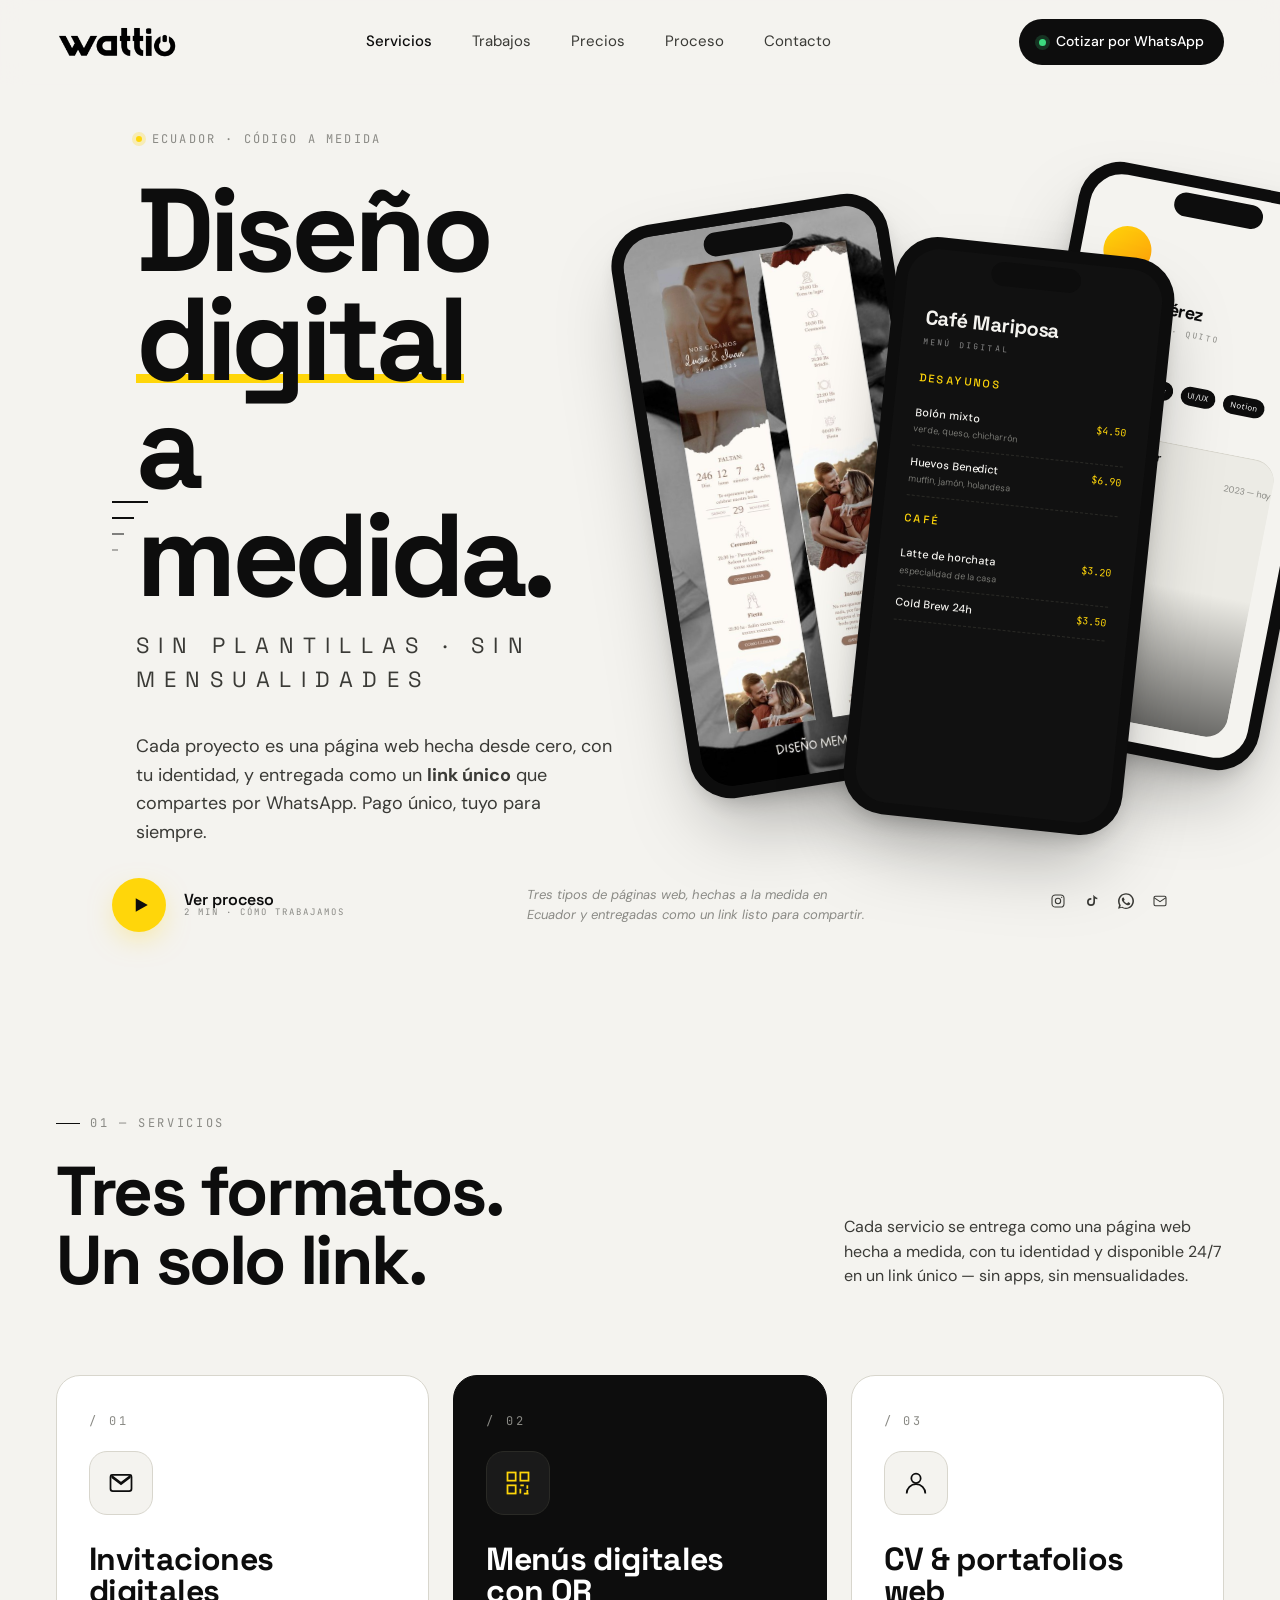
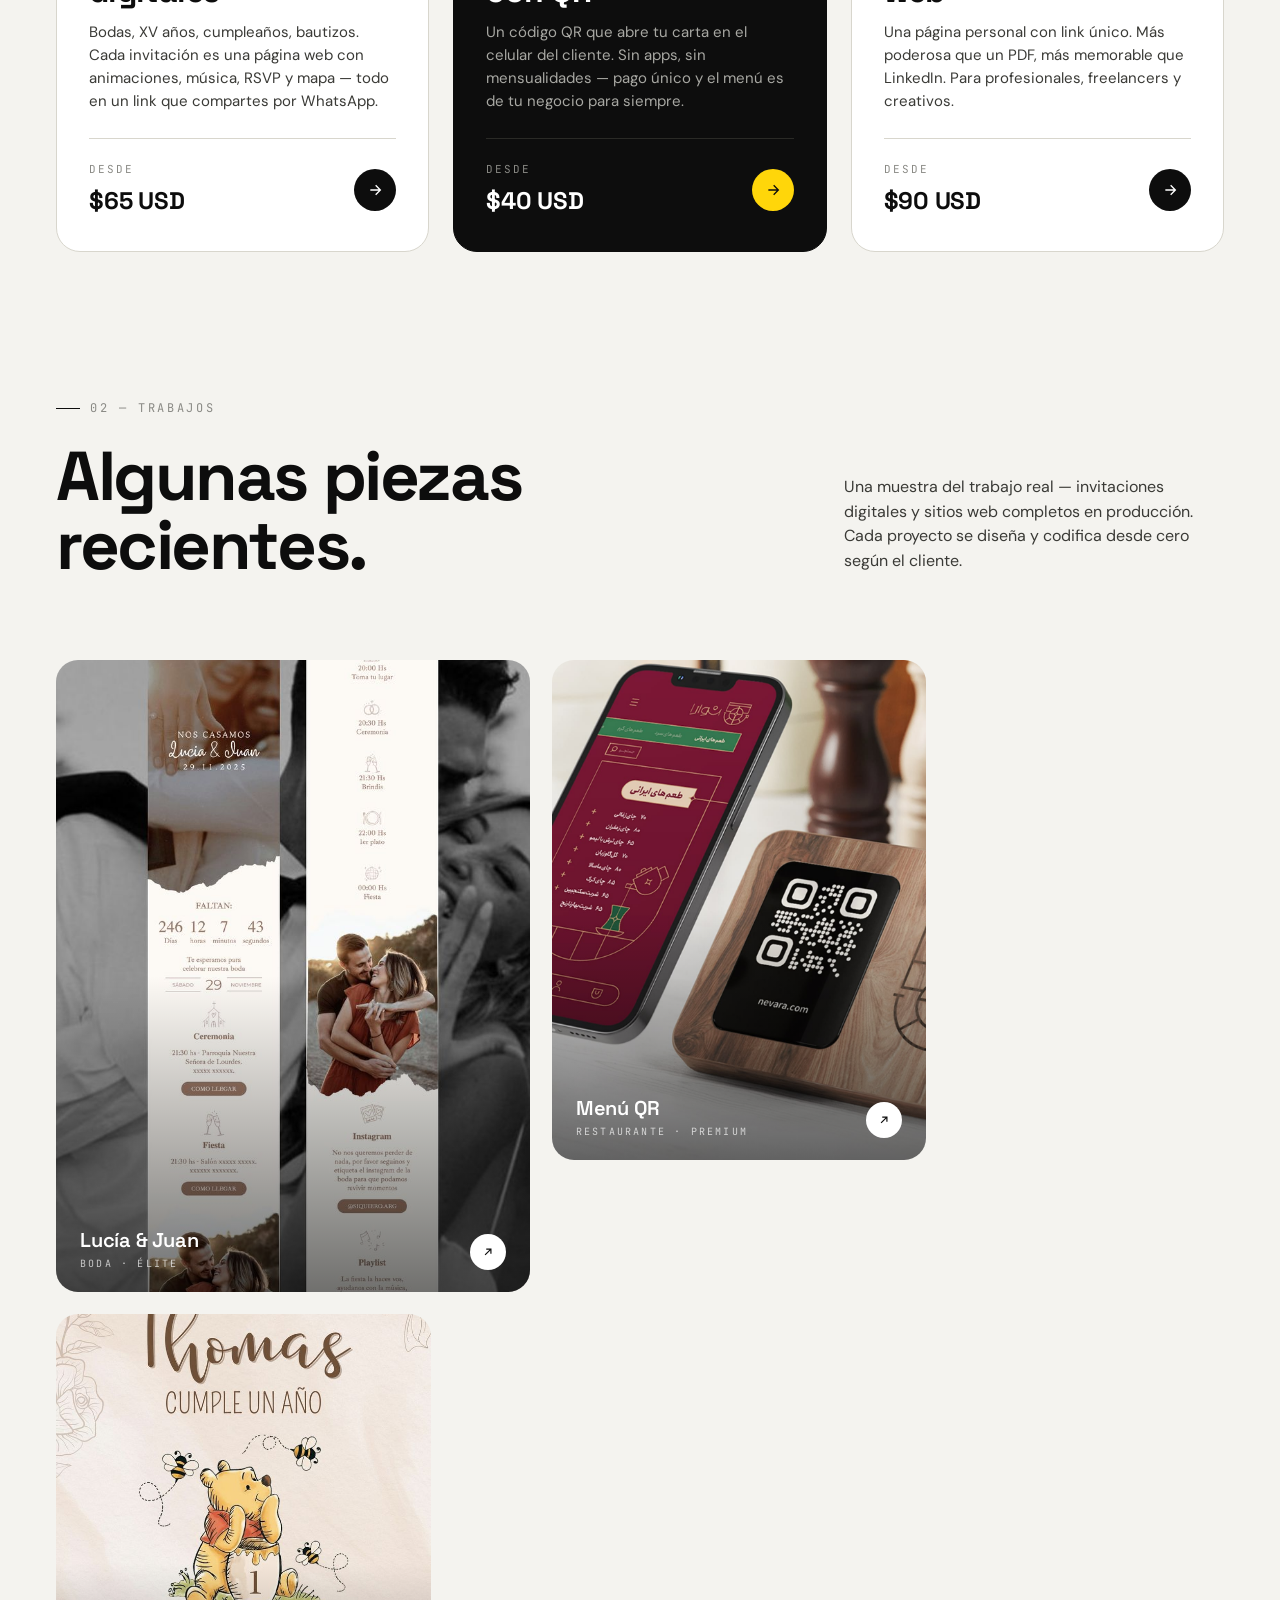
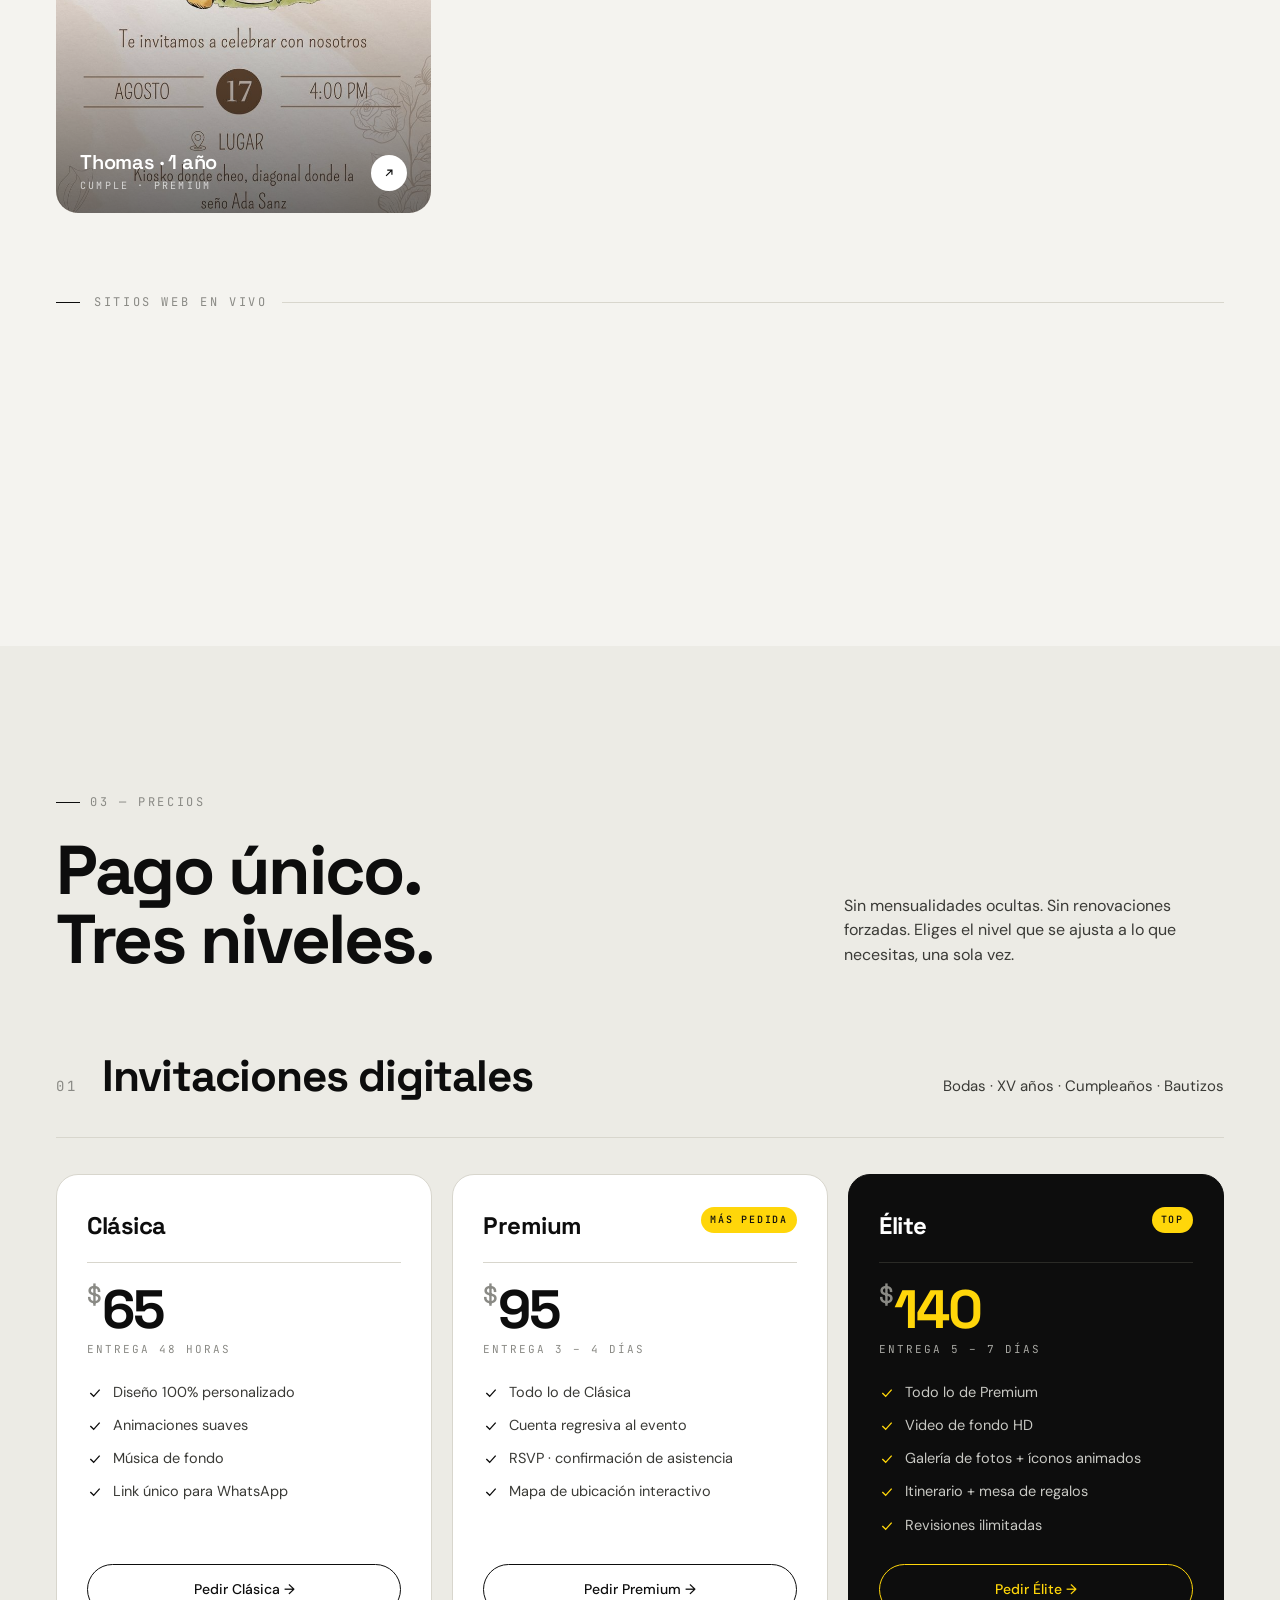
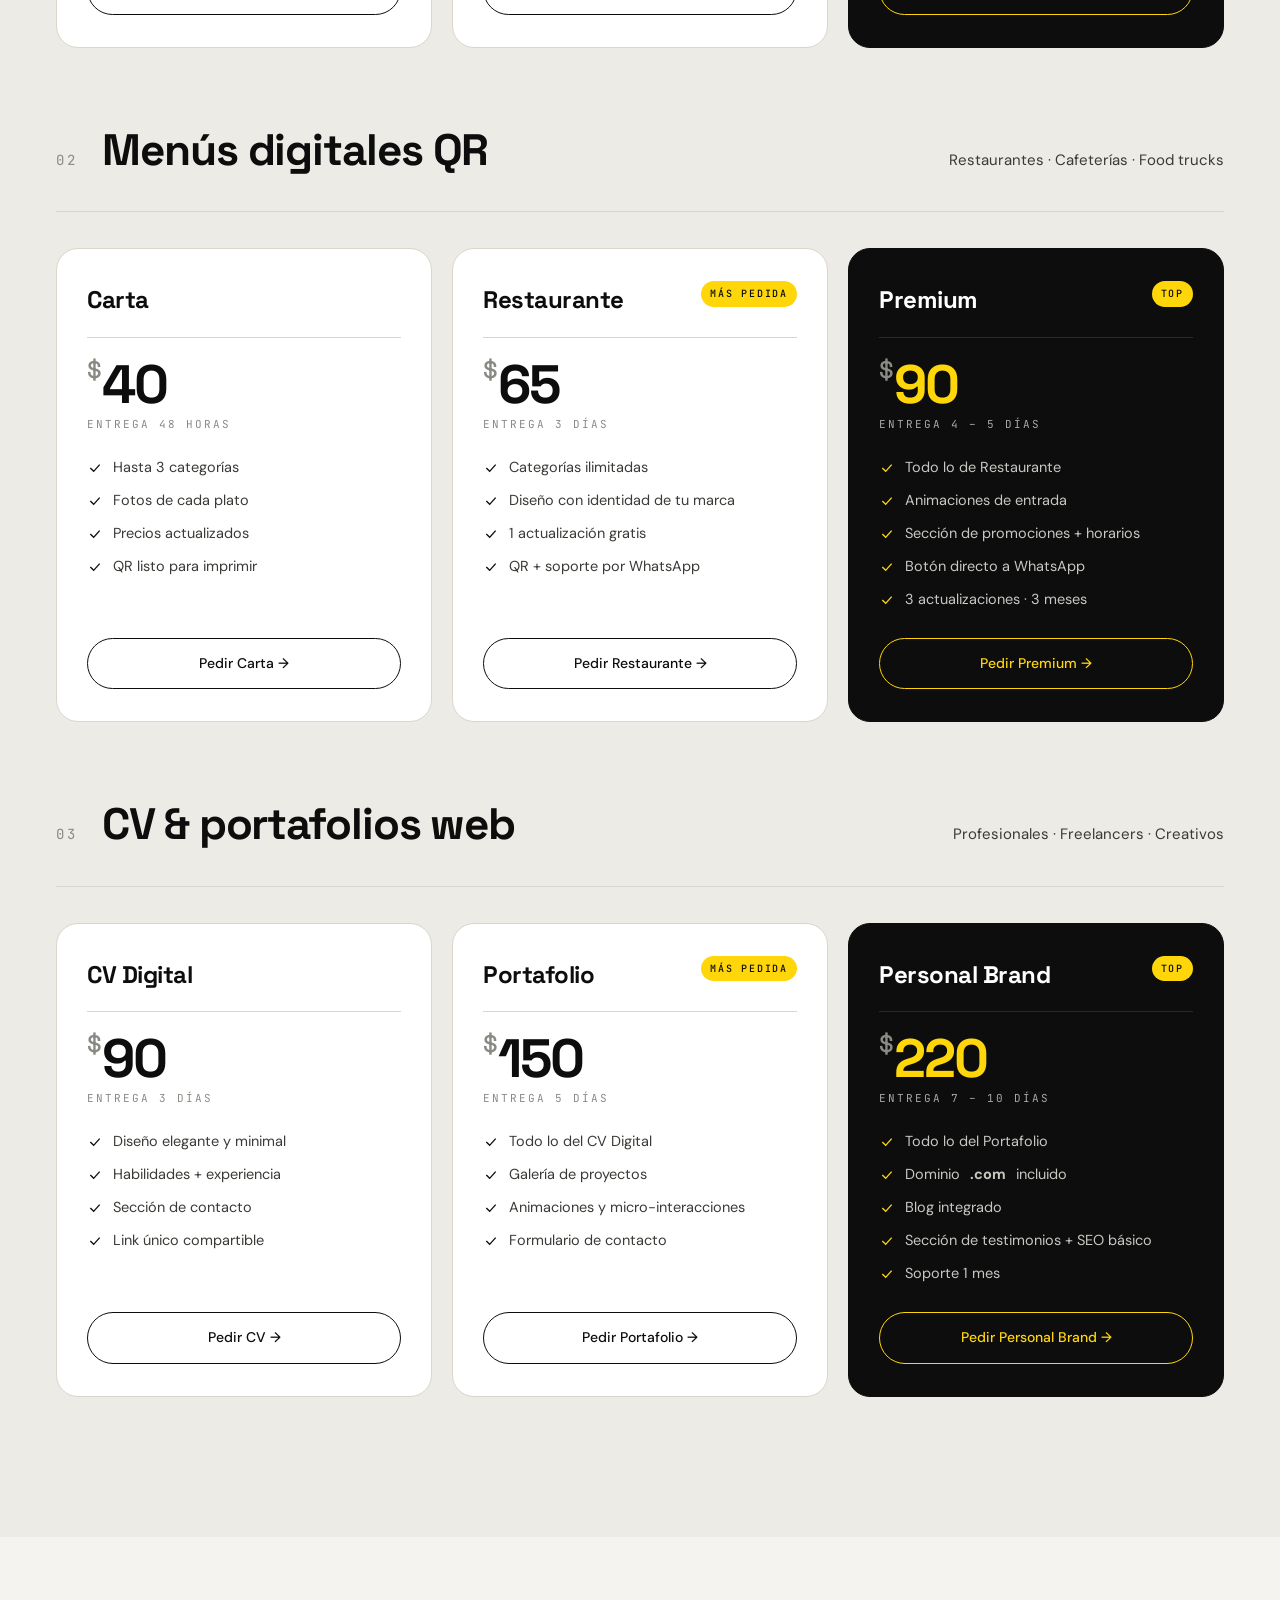
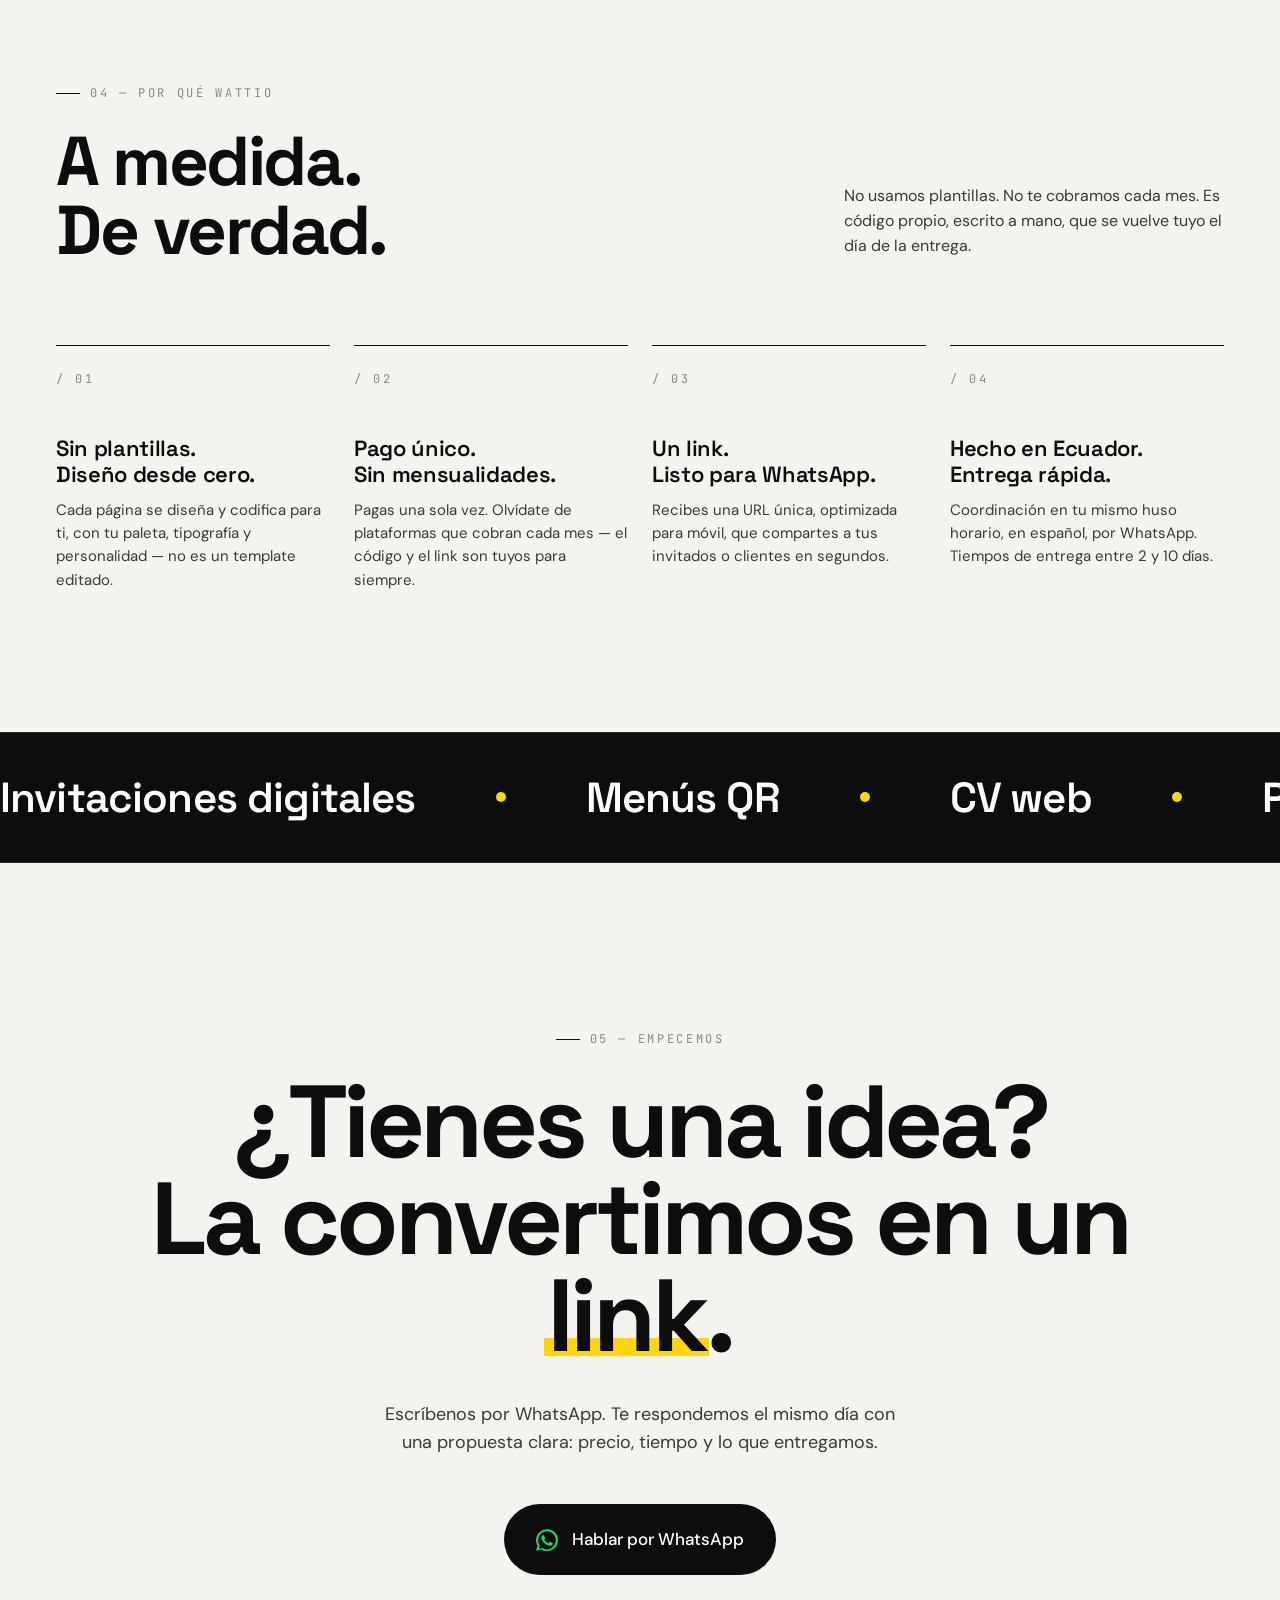
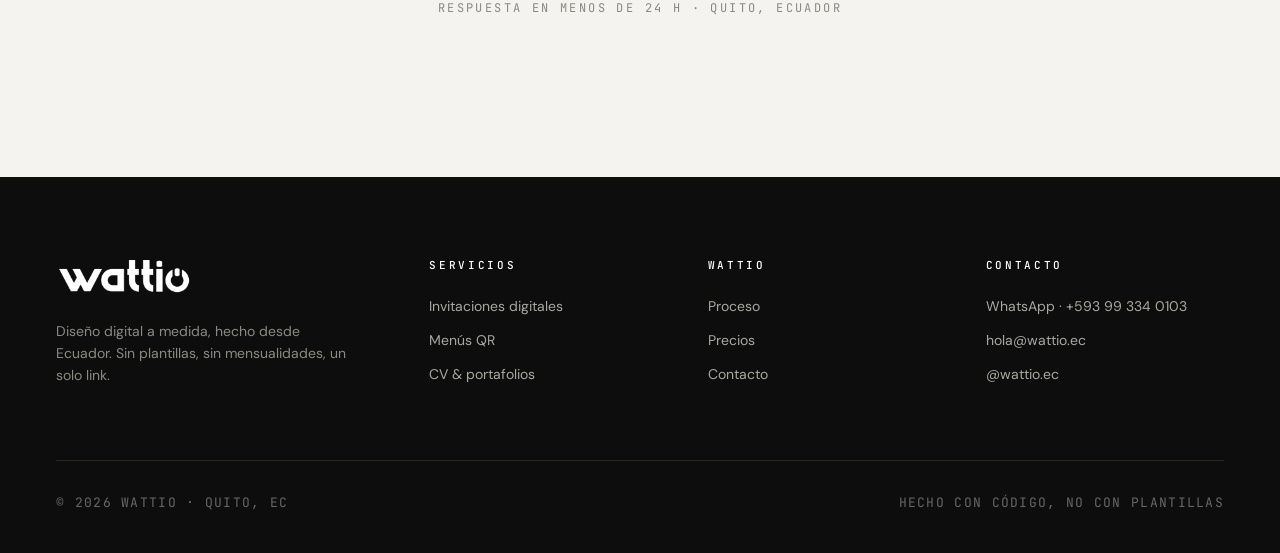
<file: index.html>
<!doctype html>
<html lang="es">
<head>
<meta charset="utf-8" />
<meta name="viewport" content="width=device-width, initial-scale=1" />
<title>wattio — Diseño digital a medida</title>
<link rel="preconnect" href="https://fonts.googleapis.com" />
<link rel="preconnect" href="https://fonts.gstatic.com" crossorigin />
<link href="https://fonts.googleapis.com/css2?family=Space+Grotesk:wght@400;500;600;700&family=DM+Sans:wght@400;500;600;700&family=JetBrains+Mono:wght@400;500&display=swap" rel="stylesheet" />
<style>
  :root{
    --bg:#f4f3ef;
    --bg-soft:#ecebe5;
    --ink:#0d0d0d;
    --ink-2:#3a3a36;
    --muted:#8a8a85;
    --line:#d8d6cd;
    --accent:#FFD60A;
    --accent-ink:#0d0d0d;
    --card:#ffffff;
    --shadow: 0 30px 80px -30px rgba(0,0,0,.18);
  }
  *{box-sizing:border-box}
  html,body{margin:0;padding:0}
  body{
    background:var(--bg);
    color:var(--ink);
    font-family:'DM Sans', system-ui, sans-serif;
    font-size:16px;
    line-height:1.55;
    -webkit-font-smoothing:antialiased;
    overflow-x:hidden;
  }
  a{color:inherit;text-decoration:none}
  img{max-width:100%;display:block}

  .wrap{max-width:1360px;margin:0 auto;padding:0 56px}

  /* ---------- NAV ---------- */
  .nav{
    position:sticky; top:0; z-index:40;
    background:rgba(244,243,239,.85);
    backdrop-filter:saturate(140%) blur(12px);
    border-bottom:1px solid transparent;
    transition:border-color .2s ease;
  }
  .nav.scrolled{border-bottom-color:var(--line)}
  .nav-inner{
    display:flex;align-items:center;justify-content:space-between;
    height:84px;
  }
  .logo{
    display:inline-block;
    line-height:0;
  }
  .logo img{height:34px;width:auto;display:block}
  .nav .logo img{height:34px}
  .foot-brand .logo img{height:38px;filter:invert(1) brightness(1.1)}
  .nav-links{display:flex;gap:40px;align-items:center;font-size:15px;color:var(--ink-2)}
  .nav-links a{position:relative;transition:color .15s}
  .nav-links a:hover{color:var(--ink)}
  .nav-links a.active{color:var(--ink);font-weight:500}
  .nav-cta{
    display:inline-flex;align-items:center;gap:10px;
    background:var(--ink);color:#fff;
    padding:12px 20px;border-radius:999px;
    font-size:14px;font-weight:500;
    transition:transform .15s ease, background .15s ease;
  }
  .nav-cta:hover{background:#222;transform:translateY(-1px)}
  .nav-cta .dot{width:7px;height:7px;background:#3CDB7F;border-radius:50%;box-shadow:0 0 0 4px rgba(60,219,127,.18)}

  /* ---------- HERO ---------- */
  .hero{
    position:relative;
    min-height:calc(100vh - 84px);
    padding:40px 0 80px;
    display:grid;
    grid-template-columns: 1.05fr 1fr;
    align-items:center;
    gap:40px;
  }
  .hero-side{
    position:absolute; left:56px; top:50%; transform:translateY(-50%);
    display:flex;flex-direction:column;gap:14px;
    z-index:2;
  }
  .hero-side .bar{width:36px;height:2px;background:var(--ink)}
  .hero-side .bar:nth-child(2){width:22px}
  .hero-side .bar:nth-child(3){width:12px;opacity:.5}
  .hero-side .bar:nth-child(4){width:6px;opacity:.3}

  .hero-text{padding-left:80px; position:relative; z-index:2;}
  .hero-kicker{
    font-family:'JetBrains Mono', monospace;
    font-size:12px;letter-spacing:.18em;text-transform:uppercase;
    color:var(--muted);margin-bottom:28px;
    display:inline-flex;align-items:center;gap:10px;
  }
  .hero-kicker .pulse{
    width:6px;height:6px;border-radius:50%;background:var(--accent);
    box-shadow:0 0 0 4px rgba(255,214,10,.25);
    animation:pulse 2s infinite;
  }
  @keyframes pulse{
    0%,100%{box-shadow:0 0 0 4px rgba(255,214,10,.25)}
    50%{box-shadow:0 0 0 8px rgba(255,214,10,.05)}
  }

  .hero h1{
    font-family:'Space Grotesk';
    font-weight:700;
    font-size: clamp(72px, 9.2vw, 148px);
    line-height:.92;
    letter-spacing:-.045em;
    margin:0 0 18px;
    color:var(--ink);
  }
  .hero h1 .underline{
    position:relative;display:inline-block;
  }
  .hero h1 .underline::after{
    content:"";position:absolute;left:0;right:0;bottom:.08em;height:.08em;
    background:var(--accent);
    z-index:-1;
  }
  .hero-sub{
    font-family:'Space Grotesk';
    font-weight:400;
    font-size:22px;letter-spacing:.42em;text-transform:uppercase;
    color:var(--ink-2);
    margin:0 0 36px;
  }
  .hero-lead{
    font-size:18px;color:var(--ink-2);
    max-width:480px;line-height:1.6;
    margin:0 0 40px;
  }

  /* Hero visual: stack of tilted phones */
  .hero-visual{
    position:relative; height:660px;
    display:flex;align-items:center;justify-content:center;
  }
  .phone{
    position:absolute;
    width:280px;height:580px;
    background:#0d0d0d;
    border-radius:42px;
    padding:12px;
    box-shadow: 0 40px 80px -20px rgba(0,0,0,.35), 0 10px 24px -10px rgba(0,0,0,.25);
  }
  .phone::before{
    content:"";position:absolute;top:18px;left:50%;transform:translateX(-50%);
    width:90px;height:24px;background:#0d0d0d;border-radius:14px;z-index:3;
  }
  .phone-screen{
    width:100%;height:100%;border-radius:32px;
    overflow:hidden;position:relative;
    background:#fff;
  }
  /* Phone 1 — Wedding Invitation */
  .ph-wed{ transform:translate(-160px, -10px) rotate(-9deg); z-index:2;}
  .ph-wed .phone-screen{
    background:linear-gradient(180deg,#f1ebe1 0%, #e8dfd0 50%, #d8c9b3 100%);
    display:flex;flex-direction:column;align-items:center;justify-content:center;
    color:#3a2a1a;
    font-family:'Space Grotesk';
    text-align:center;padding:30px 24px;
  }
  .ph-wed .label{font-family:'JetBrains Mono';font-size:9px;letter-spacing:.32em;text-transform:uppercase;color:#8a6f4e;margin-bottom:18px}
  .ph-wed .names{font-family:Georgia, serif;font-style:italic;font-size:34px;line-height:1.05;letter-spacing:-.01em;font-weight:400;color:#2a1d0e;margin-bottom:6px}
  .ph-wed .amp{font-family:Georgia,serif;font-style:italic;color:#a07a4e;font-size:28px;display:block;margin:8px 0}
  .ph-wed .date{font-family:'JetBrains Mono';font-size:10px;letter-spacing:.24em;color:#5b4429;margin-top:18px}
  .ph-wed .divider{width:38px;height:1px;background:#a07a4e;margin:14px auto}
  .ph-wed .footer-mini{position:absolute;bottom:24px;left:0;right:0;text-align:center;font-family:'JetBrains Mono';font-size:8px;letter-spacing:.3em;color:#8a6f4e}

  /* Phone 2 — Restaurant Menu */
  .ph-menu{ transform:translate(60px, 30px) rotate(6deg); z-index:3;}
  .ph-menu .phone-screen{
    background:#111;color:#f4f3ef;
    padding:54px 22px 24px;
    font-family:'DM Sans';
  }
  .ph-menu .brand{font-family:'Space Grotesk';font-weight:700;font-size:20px;letter-spacing:-.02em;margin-bottom:2px}
  .ph-menu .tagline{font-family:'JetBrains Mono';font-size:8px;letter-spacing:.28em;color:#888;text-transform:uppercase;margin-bottom:22px}
  .ph-menu .cat{font-family:'Space Grotesk';font-size:11px;letter-spacing:.22em;text-transform:uppercase;color:var(--accent);margin:14px 0 10px;font-weight:500}
  .ph-menu .dish{display:flex;justify-content:space-between;align-items:flex-start;gap:8px;padding:8px 0;border-bottom:1px dashed #2a2a26;font-size:11px}
  .ph-menu .dish .name{color:#f4f3ef;font-weight:500}
  .ph-menu .dish .desc{color:#7a7a75;font-size:9px;margin-top:2px}
  .ph-menu .dish .price{color:var(--accent);font-family:'JetBrains Mono';font-size:10px;white-space:nowrap}

  /* Phone 3 — Portfolio */
  .ph-cv{ transform:translate(220px, -40px) rotate(11deg); z-index:1;}
  .ph-cv .phone-screen{
    background:#f4f3ef;color:#0d0d0d;
    padding:50px 22px 22px;
    font-family:'DM Sans';
  }
  .ph-cv .avatar{width:48px;height:48px;border-radius:50%;background:linear-gradient(135deg,#FFD60A,#ff9d0a);margin-bottom:12px}
  .ph-cv .nm{font-family:'Space Grotesk';font-weight:700;font-size:18px;letter-spacing:-.02em;margin-bottom:1px}
  .ph-cv .rl{font-family:'JetBrains Mono';font-size:8px;letter-spacing:.24em;text-transform:uppercase;color:#8a8a85;margin-bottom:18px}
  .ph-cv .sec{font-family:'Space Grotesk';font-size:9px;letter-spacing:.28em;text-transform:uppercase;color:#8a8a85;font-weight:500;margin:14px 0 8px}
  .ph-cv .work{padding:8px 0;border-top:1px solid #d8d6cd;font-size:11px}
  .ph-cv .work .role{font-weight:600}
  .ph-cv .work .co{color:#8a8a85;font-size:9px;display:flex;justify-content:space-between;margin-top:2px}
  .ph-cv .chip{display:inline-block;background:#0d0d0d;color:#fff;font-size:8px;padding:3px 7px;border-radius:99px;margin:0 4px 4px 0;letter-spacing:.04em}

  /* Hero footer row */
  .hero-bottom{
    position:absolute; left:56px; right:56px; bottom:30px;
    display:flex;align-items:center;justify-content:space-between;
    z-index:5;
  }
  .watch{display:flex;align-items:center;gap:18px;font-family:'Space Grotesk';font-weight:600;font-size:16px}
  .watch .play{
    width:54px;height:54px;border-radius:50%;
    background:var(--accent);color:var(--ink);
    display:flex;align-items:center;justify-content:center;
    box-shadow:0 10px 30px -8px rgba(255,214,10,.5);
    transition:transform .2s;
  }
  .watch:hover .play{transform:scale(1.08)}
  .watch .play svg{width:18px;height:18px;margin-left:3px}
  .watch .meta{display:flex;flex-direction:column;line-height:1.1}
  .watch .meta small{font-family:'JetBrains Mono';font-size:9px;letter-spacing:.22em;text-transform:uppercase;color:var(--muted);font-weight:400}

  .hero-tag{
    font-size:13px;color:var(--muted);max-width:340px;
    font-style:italic;line-height:1.5;
  }
  .socials{display:flex;gap:18px;color:var(--ink-2);font-size:14px}
  .socials a{transition:color .15s, transform .15s}
  .socials a:hover{color:var(--accent-ink)}
  .socials svg{width:16px;height:16px}

  /* ---------- SECTION BASE ---------- */
  section.block{padding:140px 0;position:relative}
  .section-head{display:flex;align-items:flex-end;justify-content:space-between;gap:40px;margin-bottom:80px}
  .section-head .left{max-width:680px}
  .eyebrow{
    font-family:'JetBrains Mono';font-size:12px;letter-spacing:.22em;text-transform:uppercase;color:var(--muted);
    display:inline-flex;align-items:center;gap:10px;margin-bottom:24px;
  }
  .eyebrow::before{content:"";width:24px;height:1px;background:var(--ink)}
  h2.title{
    font-family:'Space Grotesk';font-weight:700;
    font-size: clamp(40px, 5.4vw, 76px);
    line-height:1; letter-spacing:-.035em;
    margin:0;
  }
  .section-head .right{
    max-width:380px;
    font-size:16px;color:var(--ink-2);
    padding-bottom:6px;
  }

  /* ---------- SERVICES ---------- */
  .services{
    display:grid;grid-template-columns:repeat(3,1fr);gap:24px;
  }
  .svc{
    position:relative;
    background:var(--card);
    border-radius:24px;
    padding:36px 32px 32px;
    min-height:440px;
    display:flex;flex-direction:column;
    border:1px solid var(--line);
    transition:transform .25s ease, box-shadow .25s ease;
    overflow:hidden;
  }
  .svc:hover{transform:translateY(-4px);box-shadow:var(--shadow)}
  .svc-num{
    font-family:'JetBrains Mono';font-size:12px;letter-spacing:.24em;color:var(--muted);
    margin-bottom:auto;
  }
  .svc-icon{
    width:64px;height:64px;border-radius:18px;
    background:var(--bg);border:1px solid var(--line);
    display:flex;align-items:center;justify-content:center;
    margin:20px 0 28px;
  }
  .svc h3{
    font-family:'Space Grotesk';font-weight:700;
    font-size:32px;letter-spacing:-.02em;line-height:1;
    margin:0 0 14px;
  }
  .svc p{font-size:15px;color:var(--ink-2);margin:0 0 24px;line-height:1.55}
  .svc-foot{
    display:flex;align-items:center;justify-content:space-between;
    padding-top:22px;border-top:1px solid var(--line);
    margin-top:auto;
  }
  .svc-from{font-family:'JetBrains Mono';font-size:11px;letter-spacing:.18em;color:var(--muted);text-transform:uppercase}
  .svc-from strong{display:block;font-family:'Space Grotesk';font-weight:700;color:var(--ink);font-size:24px;letter-spacing:-.01em;margin-top:4px}
  .svc-arrow{
    width:42px;height:42px;border-radius:50%;
    background:var(--ink);color:#fff;
    display:flex;align-items:center;justify-content:center;
    transition:background .15s, transform .15s;
  }
  .svc:hover .svc-arrow{background:var(--accent);color:var(--ink);transform:rotate(-45deg)}
  .svc-arrow svg{width:16px;height:16px}

  /* Accent on second card */
  .svc.featured{background:var(--ink);color:#fff;border-color:var(--ink)}
  .svc.featured .svc-num{color:#8a8a85}
  .svc.featured .svc-icon{background:#1a1a1a;border-color:#2a2a26}
  .svc.featured p{color:#a8a8a3}
  .svc.featured .svc-foot{border-top-color:#2a2a26}
  .svc.featured .svc-from strong{color:#fff}
  .svc.featured .svc-arrow{background:var(--accent);color:var(--ink)}

  /* ---------- PRICING ---------- */
  .pricing-section{background:var(--bg-soft);padding:140px 0}
  .pricing-block{margin-bottom:80px}
  .pricing-block:last-child{margin-bottom:0}
  .pricing-head{
    display:flex;align-items:baseline;gap:24px;
    padding-bottom:24px;margin-bottom:36px;
    border-bottom:1px solid var(--line);
  }
  .pricing-head .num{
    font-family:'JetBrains Mono';font-size:14px;letter-spacing:.22em;color:var(--muted);
  }
  .pricing-head h3{
    font-family:'Space Grotesk';font-weight:700;
    font-size:44px;letter-spacing:-.025em;line-height:1;margin:0;flex:1;
  }
  .pricing-head .sub{font-size:15px;color:var(--ink-2);max-width:380px;text-align:right}

  .tiers{display:grid;grid-template-columns:repeat(3,1fr);gap:20px}
  .tier{
    background:var(--card);
    border-radius:22px;
    padding:32px 30px;
    border:1px solid var(--line);
    display:flex;flex-direction:column;
    position:relative;
    transition:transform .2s ease, box-shadow .25s ease;
  }
  .tier:hover{transform:translateY(-3px);box-shadow:var(--shadow)}
  .tier.elite{background:var(--ink);color:#fff;border-color:var(--ink)}
  .tier.elite ul li{color:#c8c8c3}
  .tier.elite ul li svg{color:var(--accent)}
  .tier.elite .tier-head{border-bottom-color:#2a2a26}
  .tier.elite .delivery{color:#a8a8a3}
  .tier.elite .price-amt{color:var(--accent)}

  .tier-head{display:flex;justify-content:space-between;align-items:flex-start;padding-bottom:18px;border-bottom:1px solid var(--line);margin-bottom:20px;gap:10px}
  .tier-name{font-family:'Space Grotesk';font-weight:700;font-size:24px;letter-spacing:-.02em}
  .tier-badge{
    font-family:'JetBrains Mono';font-size:10px;letter-spacing:.18em;
    background:var(--accent);color:var(--ink);
    padding:5px 9px;border-radius:99px;text-transform:uppercase;font-weight:500;
    align-self:flex-start;
  }
  .price-amt{font-family:'Space Grotesk';font-weight:700;font-size:54px;letter-spacing:-.04em;line-height:1;margin:0 0 4px}
  .price-amt .cur{font-size:24px;vertical-align:top;margin-right:2px;color:var(--muted);font-weight:500}
  .tier.elite .price-amt .cur{color:#8a8a85}
  .delivery{font-family:'JetBrains Mono';font-size:11px;letter-spacing:.18em;text-transform:uppercase;color:var(--muted);margin-bottom:24px}
  .tier ul{list-style:none;padding:0;margin:0 0 28px;display:flex;flex-direction:column;gap:12px}
  .tier ul li{display:flex;gap:10px;font-size:14.5px;color:var(--ink-2);line-height:1.45}
  .tier ul li svg{flex:0 0 16px;width:16px;height:16px;margin-top:3px;color:var(--ink)}
  .tier-cta{
    margin-top:auto;
    display:inline-flex;align-items:center;justify-content:center;gap:10px;
    background:transparent;color:inherit;
    border:1px solid currentColor;
    padding:14px 18px;border-radius:99px;
    font-size:14px;font-weight:500;font-family:'DM Sans';
    transition:background .15s, color .15s;
    cursor:pointer;
  }
  .tier:not(.elite) .tier-cta:hover{background:var(--ink);color:#fff;border-color:var(--ink)}
  .tier.elite .tier-cta{border-color:var(--accent);color:var(--accent)}
  .tier.elite .tier-cta:hover{background:var(--accent);color:var(--ink)}

  /* ---------- WHY WATTIO ---------- */
  .why{padding:140px 0}
  .why-grid{display:grid;grid-template-columns:repeat(4,1fr);gap:24px;margin-top:60px}
  .why-card{
    border-top:1px solid var(--ink);
    padding-top:24px;
  }
  .why-card .n{font-family:'JetBrains Mono';font-size:12px;letter-spacing:.22em;color:var(--muted)}
  .why-card h4{font-family:'Space Grotesk';font-weight:600;font-size:22px;letter-spacing:-.015em;margin:48px 0 12px;line-height:1.15}
  .why-card p{font-size:15px;color:var(--ink-2);margin:0;line-height:1.55}

  /* ---------- PROCESS / STRIP ---------- */
  .strip{
    background:var(--ink);color:#fff;
    overflow:hidden;
    padding:32px 0;
    border-top:1px solid #2a2a26;
    border-bottom:1px solid #2a2a26;
  }
  .marquee{display:flex;gap:80px;white-space:nowrap;animation:scroll 38s linear infinite;align-items:center}
  .marquee span{font-family:'Space Grotesk';font-weight:600;font-size:42px;letter-spacing:-.02em;display:inline-flex;align-items:center;gap:80px}
  .marquee .dot{width:10px;height:10px;background:var(--accent);border-radius:50%}
  @keyframes scroll{from{transform:translateX(0)}to{transform:translateX(-50%)}}

  /* ---------- CTA ---------- */
  .cta{padding:160px 0;text-align:center;position:relative}
  .cta .eyebrow{justify-content:center}
  .cta h2{
    font-family:'Space Grotesk';font-weight:700;
    font-size:clamp(56px, 8vw, 120px);
    line-height:.95;letter-spacing:-.04em;
    margin:0 auto 36px;max-width:1100px;
  }
  .cta h2 em{font-style:normal;position:relative;display:inline-block}
  .cta h2 em::after{content:"";position:absolute;left:-2%;right:-2%;bottom:.08em;height:.18em;background:var(--accent);z-index:-1}
  .cta p{font-size:18px;color:var(--ink-2);max-width:520px;margin:0 auto 48px}
  .cta-btn{
    display:inline-flex;align-items:center;gap:14px;
    background:var(--ink);color:#fff;
    padding:22px 32px;border-radius:99px;
    font-size:17px;font-weight:500;font-family:'DM Sans';
    transition:transform .2s, background .2s;
  }
  .cta-btn:hover{transform:translateY(-2px);background:#222}
  .cta-btn svg{width:22px;height:22px}
  .cta-meta{margin-top:24px;font-family:'JetBrains Mono';font-size:12px;letter-spacing:.2em;text-transform:uppercase;color:var(--muted)}

  /* ---------- FOOTER ---------- */
  footer{
    background:var(--ink);color:#a8a8a3;
    padding:80px 0 40px;
  }
  .foot-top{display:grid;grid-template-columns:1.4fr 1fr 1fr 1fr;gap:40px;padding-bottom:60px;border-bottom:1px solid #2a2a26}
  .foot-brand .logo{display:inline-block}
  .foot-brand .logo img{filter:invert(1)}
  .foot-brand p{font-size:14px;color:#8a8a85;max-width:300px;margin-top:18px}
  .foot-col h5{font-family:'JetBrains Mono';font-size:11px;letter-spacing:.24em;text-transform:uppercase;color:#fff;font-weight:500;margin:0 0 22px}
  .foot-col ul{list-style:none;padding:0;margin:0;display:flex;flex-direction:column;gap:12px;font-size:14px}
  .foot-col a:hover{color:#fff}
  .foot-bot{
    display:flex;justify-content:space-between;align-items:center;
    padding-top:32px;font-size:13px;color:#666;
    font-family:'JetBrains Mono';letter-spacing:.1em;
  }

  /* ---------- ANIMATIONS ---------- */
  .reveal{opacity:0;transform:translateY(28px);transition:opacity .9s cubic-bezier(.2,.7,.2,1), transform .9s cubic-bezier(.2,.7,.2,1)}
  .reveal.in{opacity:1;transform:none}
  .reveal.delay-1{transition-delay:.08s}
  .reveal.delay-2{transition-delay:.16s}
  .reveal.delay-3{transition-delay:.24s}
  .reveal.delay-4{transition-delay:.32s}

  /* Hero text entrance */
  .hero-text > *{opacity:0;transform:translateY(20px);animation:rise .9s cubic-bezier(.2,.7,.2,1) forwards}
  .hero-text > *:nth-child(1){animation-delay:.05s}
  .hero-text > *:nth-child(2){animation-delay:.18s}
  .hero-text > *:nth-child(3){animation-delay:.32s}
  .hero-text > *:nth-child(4){animation-delay:.46s}
  @keyframes rise{to{opacity:1;transform:none}}

  /* Phones float */
  .phone{animation:float 7s ease-in-out infinite}
  .ph-wed{animation-delay:-.5s}
  .ph-menu{animation-delay:-2.5s;animation-duration:8s}
  .ph-cv{animation-delay:-4s;animation-duration:9s}
  @keyframes float{
    0%,100%{translate:0 0}
    50%{translate:0 -14px}
  }
  .phone{transition:transform .4s ease}
  .hero-visual:hover .ph-wed{transform:translate(-180px,-10px) rotate(-9deg)}
  .hero-visual:hover .ph-cv{transform:translate(240px,-40px) rotate(11deg)}

  /* underline grow on load */
  .hero h1 .underline::after{transform-origin:left;animation:grow 1s .8s cubic-bezier(.2,.7,.2,1) forwards;transform:scaleX(0)}
  @keyframes grow{to{transform:scaleX(1)}}

  /* Gallery */
  .gallery{display:grid;grid-template-columns:repeat(12,1fr);gap:22px}
  .work{
    position:relative;border-radius:22px;overflow:hidden;
    background:#ecebe5;
    aspect-ratio:3/4;
    transition:transform .4s cubic-bezier(.2,.7,.2,1), box-shadow .4s ease;
  }
  .work:hover{transform:translateY(-6px);box-shadow:var(--shadow)}
  .work img{width:100%;height:100%;object-fit:cover;display:block;transition:transform .9s cubic-bezier(.2,.7,.2,1)}
  .work:hover img{transform:scale(1.04)}
  .work::after{
    content:"";position:absolute;inset:0;
    background:linear-gradient(180deg, transparent 50%, rgba(0,0,0,.65));
    opacity:.85;transition:opacity .3s;
  }
  .work-meta{
    position:absolute;left:24px;right:24px;bottom:22px;z-index:2;color:#fff;
    display:flex;justify-content:space-between;align-items:flex-end;gap:12px;
  }
  .work-meta .t{font-family:'Space Grotesk';font-weight:600;font-size:20px;letter-spacing:-.01em;line-height:1.15}
  .work-meta .t small{display:block;font-family:'JetBrains Mono';font-size:10px;letter-spacing:.22em;color:rgba(255,255,255,.7);font-weight:400;margin-top:6px;text-transform:uppercase}
  .work-meta .arrow{
    width:36px;height:36px;border-radius:50%;background:#fff;color:#0d0d0d;
    display:flex;align-items:center;justify-content:center;flex-shrink:0;
    transition:background .15s, transform .2s;
  }
  .work:hover .work-meta .arrow{background:var(--accent);transform:rotate(-45deg)}
  .work-meta .arrow svg{width:14px;height:14px}

  /* spans */
  .work.lg{grid-column:span 5}
  .work.md{grid-column:span 4}
  .work.sm{grid-column:span 3}

  .work.placeholder{
    background:
      repeating-linear-gradient(135deg, #ecebe5 0 14px, #e2e0d8 14px 28px);
    display:flex;align-items:center;justify-content:center;
  }
  .work.placeholder::after{display:none}
  .work.placeholder .ph-label{
    font-family:'JetBrains Mono';font-size:11px;letter-spacing:.22em;
    text-transform:uppercase;color:#8a8a85;text-align:center;padding:0 20px;
  }

  /* Phone wedding now uses image */
  .ph-wed-img .phone-screen{padding:0}
  .ph-wed-img .phone-screen img{width:100%;height:100%;object-fit:cover;display:block}

  /* ---------- WEB PROJECTS (Sitios hechos por wattio) ---------- */
  .site-buttons{display:grid;grid-template-columns:1fr 1fr;gap:16px}
  .site-btn{
    display:flex;align-items:center;justify-content:space-between;gap:24px;
    padding:24px 28px;
    background:#FFD60A;
    border:1px solid #0d0d0d;
    border-radius:18px;
    transition:transform .25s cubic-bezier(.2,.7,.2,1), border-color .2s, box-shadow .25s;
    text-align:left;
  }
  .site-btn:hover{
    transform:translateY(-3px);
    border-color:var(--ink);
    box-shadow:0 18px 40px -20px rgba(0,0,0,.18);
  }
  .site-btn-left{flex:1;min-width:0}
  .site-btn-live{
    display:inline-flex;align-items:center;gap:6px;
    font-family:'JetBrains Mono';font-size:10px;letter-spacing:.18em;text-transform:uppercase;
    color:#1d8a4d;background:rgba(60,219,127,.12);padding:4px 10px;border-radius:99px;
    margin-bottom:12px;
  }
  .site-btn-live .pulse{width:6px;height:6px;background:#3CDB7F;border-radius:50%;box-shadow:0 0 0 3px rgba(60,219,127,.25);animation:pulse 2s infinite}
  .site-btn-name{
    font-family:'Space Grotesk';font-weight:700;font-size:22px;letter-spacing:-.02em;
    color:var(--ink);margin-bottom:6px;line-height:1.15;
  }
  .site-btn-desc{font-size:13px;color:var(--ink-2);line-height:1.5;max-width:380px}
  .site-btn-right{
    display:flex;flex-direction:column;align-items:flex-end;gap:14px;
    flex-shrink:0;
  }
  .site-btn-url{
    font-family:'JetBrains Mono';font-size:11px;letter-spacing:.06em;color:var(--muted);
    padding:4px 10px;background:var(--bg-soft);border-radius:99px;
  }
  .site-btn-arrow{
    width:44px;height:44px;border-radius:50%;
    background:var(--ink);color:#cfcf06;
    display:flex;align-items:center;justify-content:center;
    transition:background .15s, transform .2s;
  }
  .site-btn:hover .site-btn-arrow{background:var(--accent);color:var(--ink);transform:rotate(-45deg)}
  .site-btn-arrow svg{width:16px;height:16px}

  /* Sub-section divider */
  .sub-eyebrow{
    display:flex;align-items:center;gap:14px;
    font-family:'JetBrains Mono';font-size:12px;letter-spacing:.22em;text-transform:uppercase;color:var(--muted);
    margin:80px 0 36px;
  }
  .sub-eyebrow::before{content:"";flex:0 0 24px;height:1px;background:var(--ink)}
  .sub-eyebrow::after{content:"";flex:1;height:1px;background:var(--line)}

  /* ---------- RESPONSIVE ---------- */
  @media (max-width: 1200px){
    .wrap{padding:0 40px}
    .hero h1{font-size:clamp(64px, 8vw, 120px)}
  }

  @media (max-width: 1024px){
    .wrap{padding:0 32px}
    .nav-inner{height:72px}
    .nav-links{display:none}
    .nav-cta{padding:10px 16px;font-size:13px}

    .hero{grid-template-columns:1fr;min-height:auto;padding:32px 0 100px;gap:0}
    .hero-side{display:none}
    .hero-text{padding-left:0}
    .hero-visual{height:480px;margin-top:32px}
    .phone{width:220px;height:460px;border-radius:34px;padding:10px}
    .phone-screen{border-radius:26px}
    .ph-wed{transform:translate(-110px,-10px) rotate(-9deg)}
    .ph-menu{transform:translate(40px,30px) rotate(6deg)}
    .ph-cv{transform:translate(170px,-30px) rotate(11deg)}
    .hero-visual:hover .ph-wed{transform:translate(-130px,-10px) rotate(-9deg)}
    .hero-visual:hover .ph-cv{transform:translate(190px,-30px) rotate(11deg)}
    .hero-bottom{position:static;left:auto;right:auto;bottom:auto;margin-top:50px;padding:0;flex-wrap:wrap;gap:28px}

    section.block{padding:100px 0}
    .pricing-section{padding:100px 0}
    .why{padding:100px 0}
    .cta{padding:120px 0}

    .section-head{flex-direction:column;align-items:flex-start;gap:24px;margin-bottom:56px}
    .section-head .right{max-width:560px}

    .services{grid-template-columns:1fr 1fr;gap:20px}
    .svc{min-height:380px}

    .gallery{grid-template-columns:repeat(6,1fr)}
    .work.lg{grid-column:span 4}
    .work.md{grid-column:span 2;aspect-ratio:3/4}
    .work.sm{grid-column:span 6;aspect-ratio:3/1}
    .work.sm.placeholder .ph-label br{display:inline}

    .web-works{grid-template-columns:1fr;gap:24px}
    .site-buttons{grid-template-columns:1fr;gap:14px}
    .site-btn{padding:22px 24px;gap:18px}
    .site-btn-name{font-size:20px}

    .pricing-head{flex-direction:column;align-items:flex-start;gap:10px}
    .pricing-head .sub{text-align:left}
    .tiers{grid-template-columns:1fr 1fr;gap:16px}
    .tier.elite{grid-column:span 2}

    .why-grid{grid-template-columns:1fr 1fr;gap:32px}

    .foot-top{grid-template-columns:1fr 1fr;gap:40px}

    .marquee span{font-size:32px;gap:60px}
    .marquee{gap:60px}
  }

  @media (max-width: 720px){
    body{font-size:15px}
    .wrap{padding:0 22px}
    .nav-inner{height:64px}
    .logo img{height:28px}
    .nav-cta{padding:9px 14px;font-size:12px;gap:8px}
    .nav-cta .dot{width:6px;height:6px}

    /* Hero */
    .hero{padding:24px 0 80px}
    .hero-kicker{font-size:10px;margin-bottom:18px}
    .hero h1{font-size:56px;line-height:.95}
    .hero-sub{font-size:14px;letter-spacing:.32em;margin-bottom:24px}
    .hero-lead{font-size:16px;margin-bottom:32px}

    /* Reduce to 2 phones, smaller */
    .hero-visual{height:380px;margin-top:24px}
    .phone{width:180px;height:380px;border-radius:28px;padding:8px}
    .phone-screen{border-radius:22px}
    .phone::before{width:64px;height:18px;top:14px}
    .ph-wed{transform:translate(-70px,-10px) rotate(-9deg)}
    .ph-menu{transform:translate(60px,30px) rotate(6deg)}
    .ph-cv{display:none} /* drop third phone on small */
    .hero-visual:hover .ph-wed{transform:translate(-80px,-10px) rotate(-9deg)}

    .hero-bottom{margin-top:36px;gap:22px;flex-direction:column;align-items:flex-start}
    .hero-tag{order:3;font-size:13px}
    .socials{order:2}
    .watch{order:1}
    .watch .play{width:46px;height:46px}
    .watch .meta{font-size:14px}

    /* Section heads */
    section.block{padding:72px 0}
    .pricing-section{padding:72px 0}
    .why{padding:72px 0}
    .cta{padding:90px 0}
    .section-head{margin-bottom:40px;gap:18px}
    h2.title{font-size:40px}
    .eyebrow{font-size:10px;margin-bottom:18px}

    /* Services */
    .services{grid-template-columns:1fr}
    .svc{min-height:0;padding:28px 24px 26px}
    .svc h3{font-size:26px}
    .svc-icon{width:54px;height:54px;border-radius:14px;margin:14px 0 22px}
    .svc-from strong{font-size:20px}

    /* Gallery */
    .gallery{grid-template-columns:1fr;gap:16px}
    .work.lg,.work.md,.work.sm{grid-column:span 1}
    .work.lg,.work.md{aspect-ratio:3/4}
    .work.sm{aspect-ratio:5/3}
    .work-meta{left:18px;right:18px;bottom:16px}
    .work-meta .t{font-size:17px}
    .sub-eyebrow{margin:50px 0 24px;font-size:10px}

    /* Site cards */
    .site-btn{padding:20px;flex-direction:column;align-items:flex-start;gap:18px}
    .site-btn-right{flex-direction:row;align-items:center;width:100%;justify-content:space-between;gap:12px}
    .site-btn-name{font-size:19px}
    .site-btn-desc{font-size:13px}

    /* Pricing */
    .pricing-block{margin-bottom:56px}
    .pricing-head{padding-bottom:18px;margin-bottom:24px}
    .pricing-head h3{font-size:30px}
    .pricing-head .num{font-size:12px}
    .tiers{grid-template-columns:1fr;gap:14px}
    .tier.elite{grid-column:span 1}
    .tier{padding:26px 24px}
    .price-amt{font-size:44px}
    .tier ul li{font-size:14px}

    /* Why */
    .why-grid{grid-template-columns:1fr;gap:28px;margin-top:40px}
    .why-card h4{font-size:20px;margin:32px 0 10px}
    .why-card p{font-size:14px}

    /* Marquee */
    .marquee span{font-size:22px;gap:36px}
    .marquee{gap:36px}
    .strip{padding:22px 0}

    /* CTA */
    .cta h2{font-size:44px;line-height:1}
    .cta p{font-size:15px;margin-bottom:32px}
    .cta-btn{padding:18px 26px;font-size:15px;gap:10px}
    .cta-btn svg{width:18px;height:18px}
    .cta-meta{font-size:10px;letter-spacing:.16em}

    /* Footer */
    footer{padding:60px 0 30px}
    .foot-top{grid-template-columns:1fr;gap:32px;padding-bottom:40px}
    .foot-col h5{margin-bottom:14px}
    .foot-col ul{gap:8px}
    .foot-bot{flex-direction:column;gap:10px;text-align:center;font-size:11px;letter-spacing:.08em}
  }

  @media (max-width: 380px){
    .hero h1{font-size:48px}
    h2.title{font-size:34px}
    .cta h2{font-size:36px}
    .phone{width:160px;height:340px}
    .ph-wed{transform:translate(-60px,-10px) rotate(-9deg)}
    .ph-menu{transform:translate(50px,30px) rotate(6deg)}
  }

  /* Touch devices: tone down hover effects */
  @media (hover:none){
    .hero-visual:hover .ph-wed,
    .hero-visual:hover .ph-cv{transform:initial}
    .ph-wed{transform:translate(-160px,-10px) rotate(-9deg)}
    .ph-cv{transform:translate(220px,-40px) rotate(11deg)}
  }
</style>
</head>
<body>

<!-- ===================== NAV ===================== -->
<header class="nav" id="nav">
  <div class="wrap nav-inner">
    <a href="#" class="logo" aria-label="wattio"><img src="assets/wattio-logo.png" alt="wattio" /></a>
    <nav class="nav-links" aria-label="Principal">
      <a href="#servicios" class="active">Servicios</a>
      <a href="#trabajos">Trabajos</a>
      <a href="#precios">Precios</a>
      <a href="#proceso">Proceso</a>
      <a href="#contacto">Contacto</a>
    </nav>
    <a class="nav-cta" href="https://wa.me/593993340103" target="_blank" rel="noopener">
      <span class="dot"></span> Cotizar por WhatsApp
    </a>
  </div>
</header>

<!-- ===================== HERO ===================== -->
<main class="wrap">
  <section class="hero">
    <!-- side bars decoration (like reference) -->
    <div class="hero-side" aria-hidden="true">
      <div class="bar"></div>
      <div class="bar"></div>
      <div class="bar"></div>
      <div class="bar"></div>
    </div>

    <div class="hero-text">
      <div class="hero-kicker"><span class="pulse"></span> Ecuador · Código a medida</div>
      <h1>Diseño<br/><span class="underline">digital</span><br/>a medida.</h1>
      <p class="hero-sub">sin plantillas · sin mensualidades</p>
      <p class="hero-lead">
        Cada proyecto es una página web hecha desde cero, con tu identidad, y entregada como un <strong>link único</strong> que compartes por WhatsApp. Pago único, tuyo para siempre.
      </p>
    </div>

    <div class="hero-visual" aria-hidden="true">
      <!-- Phone 1: Wedding invitation (real image) -->
      <div class="phone ph-wed ph-wed-img">
        <div class="phone-screen">
          <img src="trabajos/invitacion-boda.jpg" alt="Invitación de boda" />
        </div>
      </div>

      <!-- Phone 2: Restaurant menu -->
      <div class="phone ph-menu">
        <div class="phone-screen">
          <div class="brand">Café Mariposa</div>
          <div class="tagline">menú digital</div>

          <div class="cat">Desayunos</div>
          <div class="dish">
            <div>
              <div class="name">Bolón mixto</div>
              <div class="desc">verde, queso, chicharrón</div>
            </div>
            <div class="price">$4.50</div>
          </div>
          <div class="dish">
            <div>
              <div class="name">Huevos Benedict</div>
              <div class="desc">muffin, jamón, holandesa</div>
            </div>
            <div class="price">$6.90</div>
          </div>

          <div class="cat">Café</div>
          <div class="dish">
            <div>
              <div class="name">Latte de horchata</div>
              <div class="desc">especialidad de la casa</div>
            </div>
            <div class="price">$3.20</div>
          </div>
          <div class="dish">
            <div>
              <div class="name">Cold Brew 24h</div>
            </div>
            <div class="price">$3.50</div>
          </div>
        </div>
      </div>

      <!-- Phone 3: CV / Portfolio -->
      <div class="phone ph-cv">
        <div class="phone-screen">
          <div class="avatar"></div>
          <div class="nm">Daniela Pérez</div>
          <div class="rl">UX Designer · Quito</div>

          <div class="sec">Stack</div>
          <div>
            <span class="chip">Figma</span>
            <span class="chip">Webflow</span>
            <span class="chip">UI/UX</span>
            <span class="chip">Notion</span>
          </div>

          <div class="sec">Experiencia</div>
          <div class="work">
            <div class="role">Product Designer</div>
            <div class="co"><span>Kushki</span><span>2023 — hoy</span></div>
          </div>
          <div class="work">
            <div class="role">UX Designer</div>
            <div class="co"><span>Banco Pichincha</span><span>2021 — 23</span></div>
          </div>
        </div>
      </div>
    </div>

    <!-- bottom row (Watch · tagline · socials) -->
    <div class="hero-bottom">
      <a class="watch" href="#proceso">
        <span class="play" aria-hidden="true">
          <svg viewBox="0 0 24 24" fill="currentColor"><path d="M5 3l16 9-16 9V3z"/></svg>
        </span>
        <span class="meta">
          Ver proceso
          <small>2 MIN · CÓMO TRABAJAMOS</small>
        </span>
      </a>

      <p class="hero-tag">Tres tipos de páginas web, hechas a la medida en Ecuador y entregadas como un link listo para compartir.</p>

      <div class="socials" aria-label="Redes sociales">
        <a href="#" aria-label="Instagram"><svg viewBox="0 0 24 24" fill="none" stroke="currentColor" stroke-width="1.6"><rect x="3" y="3" width="18" height="18" rx="5"/><circle cx="12" cy="12" r="4"/><circle cx="17.5" cy="6.5" r="1" fill="currentColor" stroke="none"/></svg></a>
        <a href="#" aria-label="TikTok"><svg viewBox="0 0 24 24" fill="currentColor"><path d="M14 3v10.5a3.5 3.5 0 11-3.5-3.5h.5V7.5h-.5A6 6 0 1016.5 13.5V8.4a7 7 0 003.5 1V7a4.5 4.5 0 01-3-1.4A4.5 4.5 0 0114.5 3z"/></svg></a>
        <a href="https://wa.me/593993340103" target="_blank" rel="noopener" aria-label="WhatsApp"><svg viewBox="0 0 32 32" fill="currentColor"><path d="M16 .395C7.156.395 0 7.55 0 16.394c0 2.806.728 5.554 2.115 7.97L.06 31.605l7.418-1.947A15.94 15.94 0 0 0 16 32c8.844 0 16-7.156 16-16S24.844.395 16 .395zm0 29.265a13.27 13.27 0 0 1-6.764-1.847l-.484-.288-4.402 1.156 1.175-4.293-.314-.495a13.218 13.218 0 0 1-2.052-7.099C3.158 8.952 8.92 3.19 16 3.19s12.842 5.762 12.842 12.842S23.08 29.66 16 29.66zm7.45-9.617c-.408-.204-2.418-1.193-2.794-1.33-.376-.137-.65-.204-.923.205-.273.408-1.06 1.33-1.3 1.604-.24.273-.479.307-.887.103-.408-.204-1.722-.635-3.28-2.024-1.214-1.082-2.033-2.42-2.272-2.828-.24-.408-.026-.628.179-.832.184-.183.408-.479.612-.718.204-.24.273-.408.41-.682.137-.273.068-.512-.034-.717-.103-.205-.923-2.224-1.265-3.046-.333-.798-.671-.69-.923-.703-.24-.012-.512-.014-.785-.014a1.51 1.51 0 0 0-1.094.512c-.376.41-1.436 1.4-1.436 3.42 0 2.019 1.47 3.97 1.674 4.243.205.273 2.89 4.413 7 6.187.978.422 1.741.674 2.337.862.982.312 1.875.268 2.581.163.787-.118 2.418-.989 2.76-1.943.34-.954.34-1.772.238-1.943-.103-.17-.376-.273-.785-.477z"/></svg></a>
        <a href="#" aria-label="Email"><svg viewBox="0 0 24 24" fill="none" stroke="currentColor" stroke-width="1.6"><rect x="3" y="5" width="18" height="14" rx="2"/><path d="M3 7l9 6 9-6"/></svg></a>
      </div>
    </div>
  </section>
</main>

<!-- ===================== SERVICES ===================== -->
<section class="block" id="servicios">
  <div class="wrap">
    <div class="section-head">
      <div class="left">
        <div class="eyebrow">01 — Servicios</div>
        <h2 class="title">Tres formatos.<br/>Un solo link.</h2>
      </div>
      <div class="right">
        Cada servicio se entrega como una página web hecha a medida, con tu identidad y disponible 24/7 en un link único — sin apps, sin mensualidades.
      </div>
    </div>

    <div class="services">
      <!-- Service 1: Invitaciones -->
      <article class="svc">
        <div class="svc-num">/ 01</div>
        <div class="svc-icon">
          <svg width="28" height="28" viewBox="0 0 24 24" fill="none" stroke="currentColor" stroke-width="1.5"><path d="M4 7l8 6 8-6"/><rect x="3" y="5" width="18" height="14" rx="2"/><path d="M3 5l9 7 9-7"/></svg>
        </div>
        <h3>Invitaciones<br/>digitales</h3>
        <p>Bodas, XV años, cumpleaños, bautizos. Cada invitación es una página web con animaciones, música, RSVP y mapa — todo en un link que compartes por WhatsApp.</p>
        <div class="svc-foot">
          <div class="svc-from">Desde<strong>$65 USD</strong></div>
          <a class="svc-arrow" href="#inv-pricing" aria-label="Ver precios de invitaciones">
            <svg viewBox="0 0 24 24" fill="none" stroke="currentColor" stroke-width="2"><path d="M5 12h14M13 5l7 7-7 7"/></svg>
          </a>
        </div>
      </article>

      <!-- Service 2: Menús QR (featured) -->
      <article class="svc featured">
        <div class="svc-num">/ 02</div>
        <div class="svc-icon">
          <svg width="28" height="28" viewBox="0 0 24 24" fill="none" stroke="#FFD60A" stroke-width="1.5"><rect x="3" y="3" width="7" height="7"/><rect x="14" y="3" width="7" height="7"/><rect x="3" y="14" width="7" height="7"/><path d="M14 14h3M20 14v3M14 17v4M17 21h4M20 18v3"/></svg>
        </div>
        <h3>Menús digitales<br/>con QR</h3>
        <p>Un código QR que abre tu carta en el celular del cliente. Sin apps, sin mensualidades — pago único y el menú es de tu negocio para siempre.</p>
        <div class="svc-foot">
          <div class="svc-from">Desde<strong>$40 USD</strong></div>
          <a class="svc-arrow" href="#menu-pricing" aria-label="Ver precios de menús">
            <svg viewBox="0 0 24 24" fill="none" stroke="currentColor" stroke-width="2"><path d="M5 12h14M13 5l7 7-7 7"/></svg>
          </a>
        </div>
      </article>

      <!-- Service 3: CV / Portafolios -->
      <article class="svc">
        <div class="svc-num">/ 03</div>
        <div class="svc-icon">
          <svg width="28" height="28" viewBox="0 0 24 24" fill="none" stroke="currentColor" stroke-width="1.5"><circle cx="12" cy="8" r="4"/><path d="M4 21c0-4.4 3.6-8 8-8s8 3.6 8 8"/></svg>
        </div>
        <h3>CV &amp; portafolios<br/>web</h3>
        <p>Una página personal con link único. Más poderosa que un PDF, más memorable que LinkedIn. Para profesionales, freelancers y creativos.</p>
        <div class="svc-foot">
          <div class="svc-from">Desde<strong>$90 USD</strong></div>
          <a class="svc-arrow" href="#cv-pricing" aria-label="Ver precios de CV">
            <svg viewBox="0 0 24 24" fill="none" stroke="currentColor" stroke-width="2"><path d="M5 12h14M13 5l7 7-7 7"/></svg>
          </a>
        </div>
      </article>
    </div>
  </div>
</section>

<!-- ===================== TRABAJOS / GALLERY ===================== -->
<section class="block" id="trabajos" style="padding-top:0">
  <div class="wrap">
    <div class="section-head reveal">
      <div class="left">
        <div class="eyebrow">02 — Trabajos</div>
        <h2 class="title">Algunas piezas<br/>recientes.</h2>
      </div>
      <div class="right">Una muestra del trabajo real — invitaciones digitales y sitios web completos en producción. Cada proyecto se diseña y codifica desde cero según el cliente.</div>
    </div>

    <div class="gallery">
      <a class="work lg reveal" href="#">
        <img src="trabajos/invitacion-boda.jpg" alt="Invitación digital de boda" loading="lazy" />
        <div class="work-meta">
          <div class="t">Lucía &amp; Juan<small>Boda · Élite</small></div>
          <span class="arrow"><svg viewBox="0 0 24 24" fill="none" stroke="currentColor" stroke-width="2"><path d="M7 17L17 7M9 7h8v8"/></svg></span>
        </div>
      </a>

      <a class="work md reveal delay-1" href="#">
        <img src="trabajos/menu-qr.jpg" alt="Menú digital con código QR" loading="lazy" />
        <div class="work-meta">
          <div class="t">Menú QR<small>Restaurante · Premium</small></div>
          <span class="arrow"><svg viewBox="0 0 24 24" fill="none" stroke="currentColor" stroke-width="2"><path d="M7 17L17 7M9 7h8v8"/></svg></span>
        </div>
      </a>

      <a class="work md reveal delay-2" href="#">
        <img src="trabajos/invitacion-cumple.jpg" alt="Invitación de cumpleaños" loading="lazy" />
        <div class="work-meta">
          <div class="t">Thomas · 1 año<small>Cumple · Premium</small></div>
          <span class="arrow"><svg viewBox="0 0 24 24" fill="none" stroke="currentColor" stroke-width="2"><path d="M7 17L17 7M9 7h8v8"/></svg></span>
        </div>
      </a>
    </div>

    <!-- Sub-section: Sitios web (link buttons) -->
    <div class="sub-eyebrow">Sitios web en vivo</div>

    <div class="site-buttons">
      <a class="site-btn reveal" href="https://roboworks.site/" target="_blank" rel="noopener">
        <div class="site-btn-left">
          <span class="site-btn-live"><span class="pulse"></span> En vivo</span>
          <div class="site-btn-name">RoboWorks Ambato</div>
          <div class="site-btn-desc">Landing completa de centro de robótica educativa · 6 programas · plataforma de estudiantes</div>
        </div>
        <div class="site-btn-right">
          <span class="site-btn-url">roboworks.site</span>
          <span class="site-btn-arrow">
            <svg viewBox="0 0 24 24" fill="none" stroke="currentColor" stroke-width="2"><path d="M7 17L17 7M9 7h8v8"/></svg>
          </span>
        </div>
      </a>

      <a class="site-btn reveal delay-1" href="https://www.roboxperience.site/" target="_blank" rel="noopener">
        <div class="site-btn-left">
          <span class="site-btn-live"><span class="pulse"></span> En vivo</span>
          <div class="site-btn-name">RoboXperience 2026</div>
          <div class="site-btn-desc">Torneo colegial de robótica · inscripciones · 4 categorías · U.E. San Pío X</div>
        </div>
        <div class="site-btn-right">
          <span class="site-btn-url">roboxperience.site</span>
          <span class="site-btn-arrow">
            <svg viewBox="0 0 24 24" fill="none" stroke="currentColor" stroke-width="2"><path d="M7 17L17 7M9 7h8v8"/></svg>
          </span>
        </div>
      </a>
    </div>
  </div>
</section>

<!-- ===================== PRICING ===================== -->
<section class="pricing-section" id="precios">
  <div class="wrap">

    <div class="section-head">
      <div class="left">
        <div class="eyebrow">03 — Precios</div>
        <h2 class="title">Pago único.<br/>Tres niveles.</h2>
      </div>
      <div class="right">Sin mensualidades ocultas. Sin renovaciones forzadas. Eliges el nivel que se ajusta a lo que necesitas, una sola vez.</div>
    </div>

    <!-- Invitaciones -->
    <div class="pricing-block" id="inv-pricing">
      <div class="pricing-head">
        <span class="num">01</span>
        <h3>Invitaciones digitales</h3>
        <p class="sub">Bodas · XV años · Cumpleaños · Bautizos</p>
      </div>
      <div class="tiers">

        <div class="tier">
          <div class="tier-head">
            <div class="tier-name">Clásica</div>
          </div>
          <div class="price-amt"><span class="cur">$</span>65</div>
          <div class="delivery">Entrega 48 horas</div>
          <ul>
            <li><svg viewBox="0 0 24 24" fill="none" stroke="currentColor" stroke-width="2"><polyline points="5 12 10 17 19 7"/></svg>Diseño 100% personalizado</li>
            <li><svg viewBox="0 0 24 24" fill="none" stroke="currentColor" stroke-width="2"><polyline points="5 12 10 17 19 7"/></svg>Animaciones suaves</li>
            <li><svg viewBox="0 0 24 24" fill="none" stroke="currentColor" stroke-width="2"><polyline points="5 12 10 17 19 7"/></svg>Música de fondo</li>
            <li><svg viewBox="0 0 24 24" fill="none" stroke="currentColor" stroke-width="2"><polyline points="5 12 10 17 19 7"/></svg>Link único para WhatsApp</li>
          </ul>
          <a class="tier-cta" href="https://wa.me/593993340103">Pedir Clásica →</a>
        </div>

        <div class="tier">
          <div class="tier-head">
            <div class="tier-name">Premium</div>
            <span class="tier-badge">Más pedida</span>
          </div>
          <div class="price-amt"><span class="cur">$</span>95</div>
          <div class="delivery">Entrega 3 – 4 días</div>
          <ul>
            <li><svg viewBox="0 0 24 24" fill="none" stroke="currentColor" stroke-width="2"><polyline points="5 12 10 17 19 7"/></svg>Todo lo de Clásica</li>
            <li><svg viewBox="0 0 24 24" fill="none" stroke="currentColor" stroke-width="2"><polyline points="5 12 10 17 19 7"/></svg>Cuenta regresiva al evento</li>
            <li><svg viewBox="0 0 24 24" fill="none" stroke="currentColor" stroke-width="2"><polyline points="5 12 10 17 19 7"/></svg>RSVP · confirmación de asistencia</li>
            <li><svg viewBox="0 0 24 24" fill="none" stroke="currentColor" stroke-width="2"><polyline points="5 12 10 17 19 7"/></svg>Mapa de ubicación interactivo</li>
          </ul>
          <a class="tier-cta" href="https://wa.me/593993340103">Pedir Premium →</a>
        </div>

        <div class="tier elite">
          <div class="tier-head">
            <div class="tier-name">Élite</div>
            <span class="tier-badge">Top</span>
          </div>
          <div class="price-amt"><span class="cur">$</span>140</div>
          <div class="delivery">Entrega 5 – 7 días</div>
          <ul>
            <li><svg viewBox="0 0 24 24" fill="none" stroke="currentColor" stroke-width="2"><polyline points="5 12 10 17 19 7"/></svg>Todo lo de Premium</li>
            <li><svg viewBox="0 0 24 24" fill="none" stroke="currentColor" stroke-width="2"><polyline points="5 12 10 17 19 7"/></svg>Video de fondo HD</li>
            <li><svg viewBox="0 0 24 24" fill="none" stroke="currentColor" stroke-width="2"><polyline points="5 12 10 17 19 7"/></svg>Galería de fotos + íconos animados</li>
            <li><svg viewBox="0 0 24 24" fill="none" stroke="currentColor" stroke-width="2"><polyline points="5 12 10 17 19 7"/></svg>Itinerario + mesa de regalos</li>
            <li><svg viewBox="0 0 24 24" fill="none" stroke="currentColor" stroke-width="2"><polyline points="5 12 10 17 19 7"/></svg>Revisiones ilimitadas</li>
          </ul>
          <a class="tier-cta" href="https://wa.me/593993340103">Pedir Élite →</a>
        </div>
      </div>
    </div>

    <!-- Menús QR -->
    <div class="pricing-block" id="menu-pricing">
      <div class="pricing-head">
        <span class="num">02</span>
        <h3>Menús digitales QR</h3>
        <p class="sub">Restaurantes · Cafeterías · Food trucks</p>
      </div>
      <div class="tiers">

        <div class="tier">
          <div class="tier-head">
            <div class="tier-name">Carta</div>
          </div>
          <div class="price-amt"><span class="cur">$</span>40</div>
          <div class="delivery">Entrega 48 horas</div>
          <ul>
            <li><svg viewBox="0 0 24 24" fill="none" stroke="currentColor" stroke-width="2"><polyline points="5 12 10 17 19 7"/></svg>Hasta 3 categorías</li>
            <li><svg viewBox="0 0 24 24" fill="none" stroke="currentColor" stroke-width="2"><polyline points="5 12 10 17 19 7"/></svg>Fotos de cada plato</li>
            <li><svg viewBox="0 0 24 24" fill="none" stroke="currentColor" stroke-width="2"><polyline points="5 12 10 17 19 7"/></svg>Precios actualizados</li>
            <li><svg viewBox="0 0 24 24" fill="none" stroke="currentColor" stroke-width="2"><polyline points="5 12 10 17 19 7"/></svg>QR listo para imprimir</li>
          </ul>
          <a class="tier-cta" href="https://wa.me/593993340103">Pedir Carta →</a>
        </div>

        <div class="tier">
          <div class="tier-head">
            <div class="tier-name">Restaurante</div>
            <span class="tier-badge">Más pedida</span>
          </div>
          <div class="price-amt"><span class="cur">$</span>65</div>
          <div class="delivery">Entrega 3 días</div>
          <ul>
            <li><svg viewBox="0 0 24 24" fill="none" stroke="currentColor" stroke-width="2"><polyline points="5 12 10 17 19 7"/></svg>Categorías ilimitadas</li>
            <li><svg viewBox="0 0 24 24" fill="none" stroke="currentColor" stroke-width="2"><polyline points="5 12 10 17 19 7"/></svg>Diseño con identidad de tu marca</li>
            <li><svg viewBox="0 0 24 24" fill="none" stroke="currentColor" stroke-width="2"><polyline points="5 12 10 17 19 7"/></svg>1 actualización gratis</li>
            <li><svg viewBox="0 0 24 24" fill="none" stroke="currentColor" stroke-width="2"><polyline points="5 12 10 17 19 7"/></svg>QR + soporte por WhatsApp</li>
          </ul>
          <a class="tier-cta" href="https://wa.me/593993340103">Pedir Restaurante →</a>
        </div>

        <div class="tier elite">
          <div class="tier-head">
            <div class="tier-name">Premium</div>
            <span class="tier-badge">Top</span>
          </div>
          <div class="price-amt"><span class="cur">$</span>90</div>
          <div class="delivery">Entrega 4 – 5 días</div>
          <ul>
            <li><svg viewBox="0 0 24 24" fill="none" stroke="currentColor" stroke-width="2"><polyline points="5 12 10 17 19 7"/></svg>Todo lo de Restaurante</li>
            <li><svg viewBox="0 0 24 24" fill="none" stroke="currentColor" stroke-width="2"><polyline points="5 12 10 17 19 7"/></svg>Animaciones de entrada</li>
            <li><svg viewBox="0 0 24 24" fill="none" stroke="currentColor" stroke-width="2"><polyline points="5 12 10 17 19 7"/></svg>Sección de promociones + horarios</li>
            <li><svg viewBox="0 0 24 24" fill="none" stroke="currentColor" stroke-width="2"><polyline points="5 12 10 17 19 7"/></svg>Botón directo a WhatsApp</li>
            <li><svg viewBox="0 0 24 24" fill="none" stroke="currentColor" stroke-width="2"><polyline points="5 12 10 17 19 7"/></svg>3 actualizaciones · 3 meses</li>
          </ul>
          <a class="tier-cta" href="https://wa.me/593993340103">Pedir Premium →</a>
        </div>
      </div>
    </div>

    <!-- CV / Portafolios -->
    <div class="pricing-block" id="cv-pricing">
      <div class="pricing-head">
        <span class="num">03</span>
        <h3>CV &amp; portafolios web</h3>
        <p class="sub">Profesionales · Freelancers · Creativos</p>
      </div>
      <div class="tiers">

        <div class="tier">
          <div class="tier-head">
            <div class="tier-name">CV Digital</div>
          </div>
          <div class="price-amt"><span class="cur">$</span>90</div>
          <div class="delivery">Entrega 3 días</div>
          <ul>
            <li><svg viewBox="0 0 24 24" fill="none" stroke="currentColor" stroke-width="2"><polyline points="5 12 10 17 19 7"/></svg>Diseño elegante y minimal</li>
            <li><svg viewBox="0 0 24 24" fill="none" stroke="currentColor" stroke-width="2"><polyline points="5 12 10 17 19 7"/></svg>Habilidades + experiencia</li>
            <li><svg viewBox="0 0 24 24" fill="none" stroke="currentColor" stroke-width="2"><polyline points="5 12 10 17 19 7"/></svg>Sección de contacto</li>
            <li><svg viewBox="0 0 24 24" fill="none" stroke="currentColor" stroke-width="2"><polyline points="5 12 10 17 19 7"/></svg>Link único compartible</li>
          </ul>
          <a class="tier-cta" href="https://wa.me/593993340103">Pedir CV →</a>
        </div>

        <div class="tier">
          <div class="tier-head">
            <div class="tier-name">Portafolio</div>
            <span class="tier-badge">Más pedida</span>
          </div>
          <div class="price-amt"><span class="cur">$</span>150</div>
          <div class="delivery">Entrega 5 días</div>
          <ul>
            <li><svg viewBox="0 0 24 24" fill="none" stroke="currentColor" stroke-width="2"><polyline points="5 12 10 17 19 7"/></svg>Todo lo del CV Digital</li>
            <li><svg viewBox="0 0 24 24" fill="none" stroke="currentColor" stroke-width="2"><polyline points="5 12 10 17 19 7"/></svg>Galería de proyectos</li>
            <li><svg viewBox="0 0 24 24" fill="none" stroke="currentColor" stroke-width="2"><polyline points="5 12 10 17 19 7"/></svg>Animaciones y micro-interacciones</li>
            <li><svg viewBox="0 0 24 24" fill="none" stroke="currentColor" stroke-width="2"><polyline points="5 12 10 17 19 7"/></svg>Formulario de contacto</li>
          </ul>
          <a class="tier-cta" href="https://wa.me/593993340103">Pedir Portafolio →</a>
        </div>

        <div class="tier elite">
          <div class="tier-head">
            <div class="tier-name">Personal Brand</div>
            <span class="tier-badge">Top</span>
          </div>
          <div class="price-amt"><span class="cur">$</span>220</div>
          <div class="delivery">Entrega 7 – 10 días</div>
          <ul>
            <li><svg viewBox="0 0 24 24" fill="none" stroke="currentColor" stroke-width="2"><polyline points="5 12 10 17 19 7"/></svg>Todo lo del Portafolio</li>
            <li><svg viewBox="0 0 24 24" fill="none" stroke="currentColor" stroke-width="2"><polyline points="5 12 10 17 19 7"/></svg>Dominio <strong>.com</strong> incluido</li>
            <li><svg viewBox="0 0 24 24" fill="none" stroke="currentColor" stroke-width="2"><polyline points="5 12 10 17 19 7"/></svg>Blog integrado</li>
            <li><svg viewBox="0 0 24 24" fill="none" stroke="currentColor" stroke-width="2"><polyline points="5 12 10 17 19 7"/></svg>Sección de testimonios + SEO básico</li>
            <li><svg viewBox="0 0 24 24" fill="none" stroke="currentColor" stroke-width="2"><polyline points="5 12 10 17 19 7"/></svg>Soporte 1 mes</li>
          </ul>
          <a class="tier-cta" href="https://wa.me/593993340103">Pedir Personal Brand →</a>
        </div>
      </div>
    </div>

  </div>
</section>

<!-- ===================== WHY ===================== -->
<section class="why" id="proceso">
  <div class="wrap">
    <div class="section-head">
      <div class="left">
        <div class="eyebrow">04 — Por qué wattio</div>
        <h2 class="title">A medida.<br/>De verdad.</h2>
      </div>
      <div class="right">No usamos plantillas. No te cobramos cada mes. Es código propio, escrito a mano, que se vuelve tuyo el día de la entrega.</div>
    </div>

    <div class="why-grid">
      <div class="why-card">
        <div class="n">/ 01</div>
        <h4>Sin plantillas.<br/>Diseño desde cero.</h4>
        <p>Cada página se diseña y codifica para ti, con tu paleta, tipografía y personalidad — no es un template editado.</p>
      </div>
      <div class="why-card">
        <div class="n">/ 02</div>
        <h4>Pago único.<br/>Sin mensualidades.</h4>
        <p>Pagas una sola vez. Olvídate de plataformas que cobran cada mes — el código y el link son tuyos para siempre.</p>
      </div>
      <div class="why-card">
        <div class="n">/ 03</div>
        <h4>Un link.<br/>Listo para WhatsApp.</h4>
        <p>Recibes una URL única, optimizada para móvil, que compartes a tus invitados o clientes en segundos.</p>
      </div>
      <div class="why-card">
        <div class="n">/ 04</div>
        <h4>Hecho en Ecuador.<br/>Entrega rápida.</h4>
        <p>Coordinación en tu mismo huso horario, en español, por WhatsApp. Tiempos de entrega entre 2 y 10 días.</p>
      </div>
    </div>
  </div>
</section>

<!-- Marquee strip -->
<div class="strip" aria-hidden="true">
  <div class="marquee">
    <span>Invitaciones digitales<span class="dot"></span></span>
    <span>Menús QR<span class="dot"></span></span>
    <span>CV web<span class="dot"></span></span>
    <span>Portafolios<span class="dot"></span></span>
    <span>Personal Brand<span class="dot"></span></span>
    <span>Sin mensualidades<span class="dot"></span></span>
    <span>Invitaciones digitales<span class="dot"></span></span>
    <span>Menús QR<span class="dot"></span></span>
    <span>CV web<span class="dot"></span></span>
    <span>Portafolios<span class="dot"></span></span>
    <span>Personal Brand<span class="dot"></span></span>
    <span>Sin mensualidades<span class="dot"></span></span>
  </div>
</div>

<!-- ===================== CTA ===================== -->
<section class="cta" id="contacto">
  <div class="wrap">
    <div class="eyebrow">05 — Empecemos</div>
    <h2>¿Tienes una idea?<br/>La convertimos en un <em>link</em>.</h2>
    <p>Escríbenos por WhatsApp. Te respondemos el mismo día con una propuesta clara: precio, tiempo y lo que entregamos.</p>
    <a class="cta-btn" href="https://wa.me/593993340103" target="_blank" rel="noopener">
      <svg viewBox="0 0 32 32" fill="#25D366" aria-hidden="true"><path d="M16 .395C7.156.395 0 7.55 0 16.394c0 2.806.728 5.554 2.115 7.97L.06 31.605l7.418-1.947A15.94 15.94 0 0 0 16 32c8.844 0 16-7.156 16-16S24.844.395 16 .395zm0 29.265a13.27 13.27 0 0 1-6.764-1.847l-.484-.288-4.402 1.156 1.175-4.293-.314-.495a13.218 13.218 0 0 1-2.052-7.099C3.158 8.952 8.92 3.19 16 3.19s12.842 5.762 12.842 12.842S23.08 29.66 16 29.66zm7.45-9.617c-.408-.204-2.418-1.193-2.794-1.33-.376-.137-.65-.204-.923.205-.273.408-1.06 1.33-1.3 1.604-.24.273-.479.307-.887.103-.408-.204-1.722-.635-3.28-2.024-1.214-1.082-2.033-2.42-2.272-2.828-.24-.408-.026-.628.179-.832.184-.183.408-.479.612-.718.204-.24.273-.408.41-.682.137-.273.068-.512-.034-.717-.103-.205-.923-2.224-1.265-3.046-.333-.798-.671-.69-.923-.703-.24-.012-.512-.014-.785-.014a1.51 1.51 0 0 0-1.094.512c-.376.41-1.436 1.4-1.436 3.42 0 2.019 1.47 3.97 1.674 4.243.205.273 2.89 4.413 7 6.187.978.422 1.741.674 2.337.862.982.312 1.875.268 2.581.163.787-.118 2.418-.989 2.76-1.943.34-.954.34-1.772.238-1.943-.103-.17-.376-.273-.785-.477z"/></svg>
      Hablar por WhatsApp
    </a>
    <div class="cta-meta">RESPUESTA EN MENOS DE 24 H · QUITO, ECUADOR</div>
  </div>
</section>

<!-- ===================== FOOTER ===================== -->
<footer>
  <div class="wrap">
    <div class="foot-top">
      <div class="foot-brand">
        <a href="#" class="logo" aria-label="wattio"><img src="assets/wattio-logo.png" alt="wattio" /></a>
        <p>Diseño digital a medida, hecho desde Ecuador. Sin plantillas, sin mensualidades, un solo link.</p>
      </div>
      <div class="foot-col">
        <h5>Servicios</h5>
        <ul>
          <li><a href="#inv-pricing">Invitaciones digitales</a></li>
          <li><a href="#menu-pricing">Menús QR</a></li>
          <li><a href="#cv-pricing">CV &amp; portafolios</a></li>
        </ul>
      </div>
      <div class="foot-col">
        <h5>Wattio</h5>
        <ul>
          <li><a href="#proceso">Proceso</a></li>
          <li><a href="#precios">Precios</a></li>
          <li><a href="#contacto">Contacto</a></li>
        </ul>
      </div>
      <div class="foot-col">
        <h5>Contacto</h5>
        <ul>
          <li><a href="https://wa.me/593993340103">WhatsApp · +593 99 334 0103</a></li>
          <li><a href="mailto:hola@wattio.ec">hola@wattio.ec</a></li>
          <li><a href="#">@wattio.ec</a></li>
        </ul>
      </div>
    </div>
    <div class="foot-bot">
      <div>© 2026 WATTIO · QUITO, EC</div>
      <div>HECHO CON CÓDIGO, NO CON PLANTILLAS</div>
    </div>
  </div>
</footer>

<script>
  // Nav border on scroll
  const nav = document.getElementById('nav');
  window.addEventListener('scroll', () => {
    nav.classList.toggle('scrolled', window.scrollY > 8);
  });

  // Reveal on scroll
  const io = new IntersectionObserver((entries)=>{
    entries.forEach(e=>{
      if(e.isIntersecting){
        e.target.classList.add('in');
        io.unobserve(e.target);
      }
    });
  },{threshold:.12, rootMargin:'0px 0px -8% 0px'});
  // mark common items as reveal targets too
  document.querySelectorAll('.section-head, .svc, .tier, .why-card, .work, .pricing-head, .cta h2, .cta p, .cta-btn').forEach(el=>{
    el.classList.add('reveal');
    io.observe(el);
  });

  // Smooth active link based on section in view
  const links = document.querySelectorAll('.nav-links a');
  const ids = ['servicios','trabajos','precios','proceso','contacto'];
  const sections = ids.map(id => document.getElementById(id));
  function updateActive(){
    const y = window.scrollY + 140;
    let activeIdx = 0;
    sections.forEach((s,i)=>{ if(s && s.offsetTop <= y) activeIdx = i; });
    links.forEach((l,i)=> l.classList.toggle('active', i===activeIdx));
  }
  window.addEventListener('scroll', updateActive);
  updateActive();
</script>
</body>
</html>
</file>
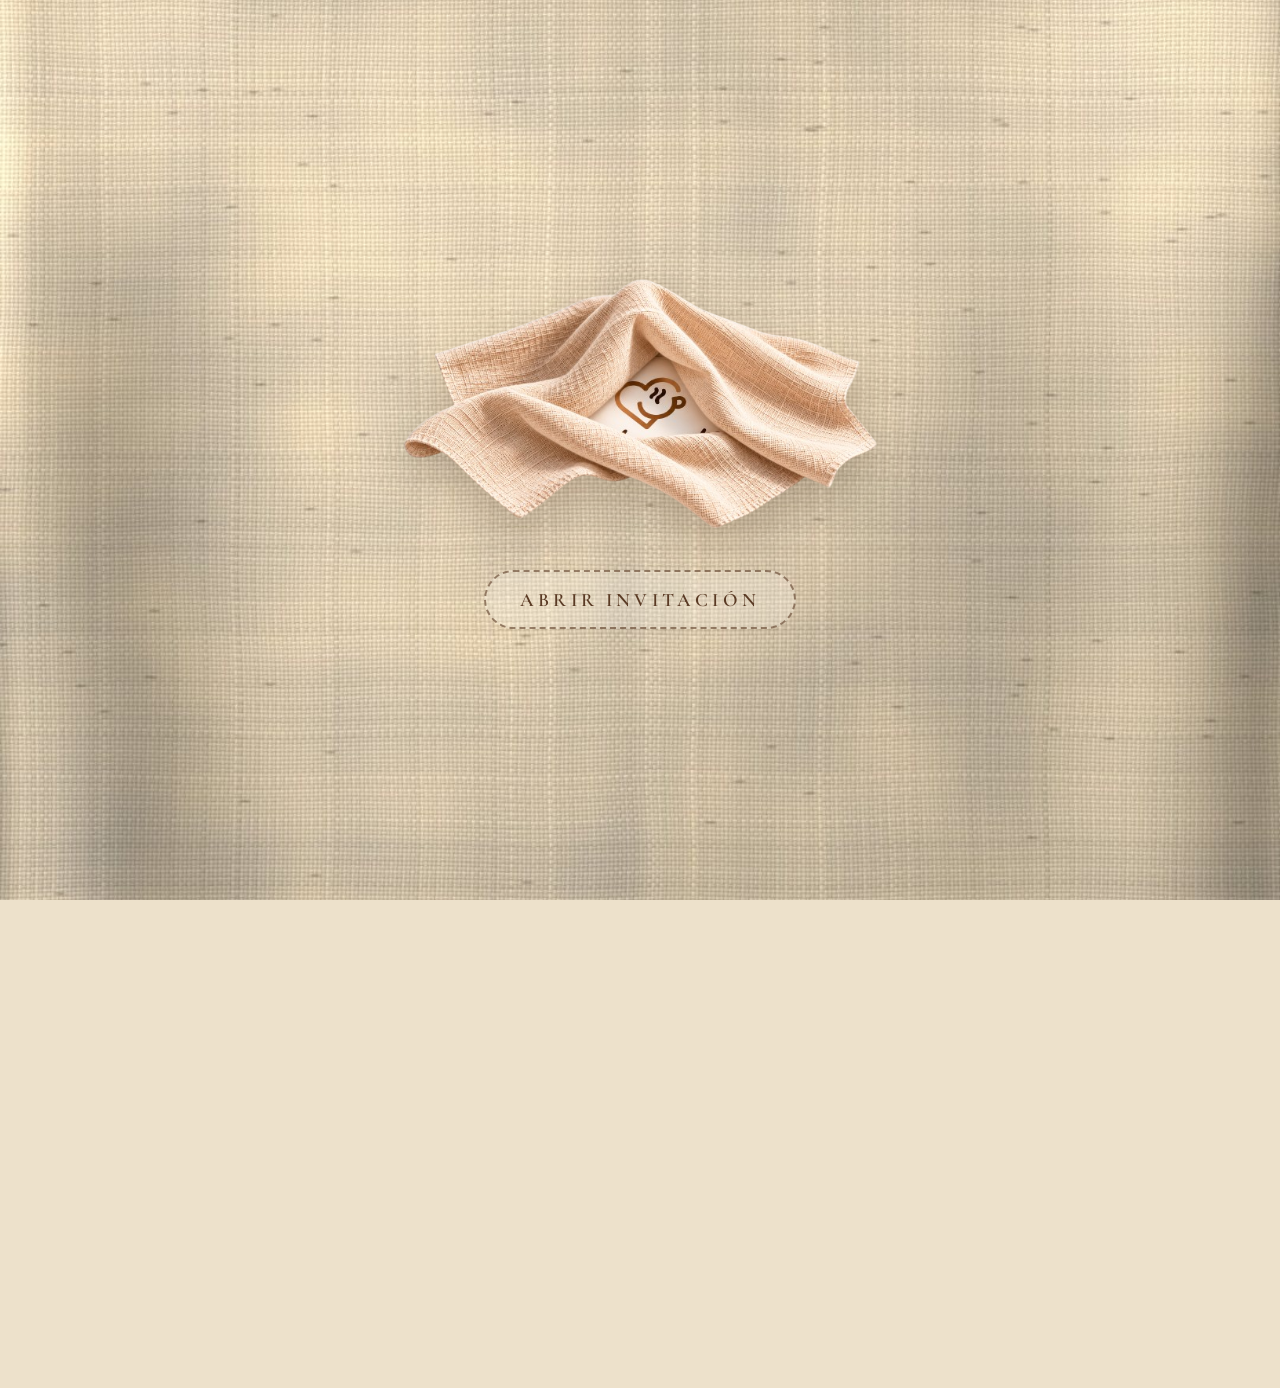
<file: invitacion-inauguracion/index.html>
<!doctype html>
<html lang="es">
<head>
<meta charset="utf-8">
<meta name="viewport" content="width=device-width, initial-scale=1, viewport-fit=cover">
<title>Gran Inauguración — Un sueño nacido del amor</title>
<meta name="description" content="Un sueño nacido del amor. Gran inauguración, sábado 31 de octubre de 2026, 18h00.">
<meta property="og:title" content="Un sueño nacido del amor">
<meta property="og:description" content="Gran inauguración · Sábado 31 de octubre de 2026 · 18h00">
<meta property="og:image" content="imagenes/portada-logo.png">
<meta name="theme-color" content="#EDE1CB">
<link rel="preconnect" href="https://fonts.googleapis.com">
<link rel="preconnect" href="https://fonts.gstatic.com" crossorigin>
<link href="https://fonts.googleapis.com/css2?family=Cormorant+Garamond:ital,wght@0,400;0,500;0,600;1,400;1,500&family=Pinyon+Script&display=swap" rel="stylesheet">
<style>
  :root{
    --chocolate:#3B2416;
    --nogal:#5A3A24;
    --hilo:#6B4A33;
    --crema:#EDE1CB;
  }
  *{box-sizing:border-box}
  html,body{margin:0;height:100%}
  body{
    background:var(--crema);
    color:var(--chocolate);
    font-family:'Cormorant Garamond', Georgia, serif;
    -webkit-font-smoothing:antialiased;
    overflow-x:hidden;
  }
  /* iOS no soporta background fixed: capa fija */
  .fondo{position:fixed;inset:0;background:var(--crema) url('imagenes/lino.jpg') center / cover no-repeat;z-index:-1}

  /* ---------- Portada (necesaria para que el navegador permita la música) ---------- */
  .portada{
    position:fixed;inset:0;z-index:20;
    display:flex;flex-direction:column;align-items:center;justify-content:center;gap:34px;
    padding:24px;
    background:var(--crema) url('imagenes/lino.jpg') center / cover no-repeat;
    transition:opacity 1.1s ease, visibility 1.1s ease;
  }
  .portada.oculta{opacity:0;visibility:hidden}
  .portada img{width:min(88vw,480px);height:auto;filter:drop-shadow(0 18px 22px rgba(60,35,15,.22));animation:respira 5s ease-in-out infinite}
  @keyframes respira{0%,100%{transform:translateY(0)}50%{transform:translateY(-6px)}}
  .btn-abrir{
    font-family:inherit;font-size:19px;font-weight:600;letter-spacing:.22em;white-space:nowrap;
    color:var(--nogal);background:rgba(255,250,240,.28);
    border:2px dashed rgba(90,58,36,.6);border-radius:999px;
    padding:16px 34px;cursor:pointer;min-height:56px;
    transition:background .3s ease, transform .3s ease;
  }
  .btn-abrir:hover,.btn-abrir:focus-visible{background:rgba(255,250,240,.55);transform:translateY(-1px);outline:none}

  /* ---------- Invitación ---------- */
  main{
    max-width:560px;margin:0 auto;
    padding:28px 26px calc(110px + env(safe-area-inset-bottom));
    display:flex;flex-direction:column;align-items:center;text-align:center;
  }
  .logo{width:min(88vw,460px);height:auto;filter:drop-shadow(0 16px 20px rgba(60,35,15,.22))}
  .subtitulo{
    margin:6px 0 0;font-family:'Pinyon Script','Cormorant Garamond',cursive;font-weight:400;
    font-size:clamp(38px,11vw,54px);line-height:1.15;color:#4A2B19;mix-blend-mode:multiply;
  }
  .carta{
    margin-top:22px;text-wrap:pretty;display:flex;flex-direction:column;gap:16px;
    font-size:clamp(18px,4.9vw,21px);font-weight:500;line-height:1.55;mix-blend-mode:multiply;
  }
  .carta p{margin:0}
  .carta .cierre{font-style:italic}
  .costura{display:block;width:100%;height:10px;margin:0}
  .evento{margin-top:38px;width:100%;display:flex;flex-direction:column;align-items:center;mix-blend-mode:multiply}
  .etiqueta{margin-top:26px;font-size:clamp(15px,4.2vw,18px);font-weight:600;letter-spacing:.32em;margin-right:-.32em;color:var(--nogal)}
  .fecha{margin-top:12px;text-wrap:balance;font-size:clamp(28px,7.8vw,36px);font-weight:600;line-height:1.15}
  .hora{margin-top:6px;display:flex;align-items:center;gap:16px;font-size:clamp(30px,8.4vw,38px);font-weight:500;line-height:1.1}
  .hora svg{width:44px;height:4px}
  .nombre{margin-top:14px;font-size:clamp(14px,3.9vw,17px);font-weight:600;letter-spacing:.32em;margin-right:-.32em;color:var(--nogal)}
  .evento .costura:last-of-type{margin-top:26px}
  .gracias{margin:22px 0 0;font-size:clamp(20px,5.6vw,24px);font-style:italic;font-weight:500;color:#4A2B19}
  .mapa{
    margin-top:30px;display:inline-flex;align-items:center;justify-content:center;gap:10px;
    min-height:56px;padding:0 28px;border:2px dashed rgba(90,58,36,.6);border-radius:999px;
    color:var(--nogal);text-decoration:none;font-size:17px;font-weight:600;letter-spacing:.2em;
    background:rgba(255,250,240,.25);transition:background .3s ease;
  }
  .mapa:hover,.mapa:focus-visible{background:rgba(255,250,240,.55);outline:none}
  .mapa svg{width:20px;height:26px;flex:none}

  /* entrada suave */
  .aparece{opacity:0;transform:translateY(14px);transition:opacity 1.2s ease, transform 1.2s ease}
  body.abierta .aparece{opacity:1;transform:none}
  body.abierta .d1{transition-delay:.3s} body.abierta .d2{transition-delay:.7s}
  body.abierta .d3{transition-delay:1.1s} body.abierta .d4{transition-delay:1.5s}

  /* botón de música */
  .musica{
    position:fixed;right:18px;bottom:calc(18px + env(safe-area-inset-bottom));z-index:10;
    width:52px;height:52px;border-radius:50%;
    border:2px dashed rgba(90,58,36,.6);background:rgba(245,236,220,.85);
    display:none;align-items:center;justify-content:center;cursor:pointer;color:var(--nogal);
    box-shadow:0 6px 14px rgba(60,35,15,.15);
  }
  body.abierta .musica.disponible{display:flex}
  .musica svg{width:22px;height:22px}
  .musica .off{display:none}
  .musica.pausada .on{display:none}
  .musica.pausada .off{display:block}

  @media (prefers-reduced-motion: reduce){
    .aparece,.portada{transition:none}
    .portada img{animation:none}
  }
</style>
</head>
<body>
<div class="fondo" aria-hidden="true"></div>

<section class="portada" id="portada" aria-label="Portada de la invitación">
  <img src="imagenes/portada-logo.png" alt="Logotipo envuelto en tela de lino">
  <button class="btn-abrir" id="abrir" type="button">ABRIR INVITACIÓN</button>
</section>

<main>
  <img class="logo aparece d1" src="imagenes/portada-logo.png" alt="Logotipo envuelto en tela de lino">

  <p class="subtitulo aparece d1">Un sueño nacido del amor</p>

  <div class="carta aparece d2">
    <p>Hay amores que el tiempo no borra, ausencias que nunca se llenan y personas cuya presencia permanece para siempre en lo más profundo de nuestro corazón.</p>
    <p>Hoy, con el alma llena de recuerdos y el corazón agradecido por todo lo vivido, quiero compartir con ustedes un sueño muy especial. Un sueño que nace del amor más sincero, de los momentos que atesoro y de la huella imborrable de alguien que seguirá siendo parte de cada uno de mis días.</p>
    <p>Este nuevo comienzo representa mucho más que la apertura de un lugar; es una manera de honrar una historia, de abrazar los recuerdos y de transformar el amor en algo que pueda seguir compartiéndose con los demás.</p>
    <p class="cierre">Porque cuando el amor es verdadero, nunca se va del todo; permanece en los pequeños detalles, en los recuerdos y en todo aquello que hacemos con el corazón.</p>
  </div>

  <div class="evento aparece d3">
    <svg class="costura" viewBox="0 0 500 10" preserveAspectRatio="none" aria-hidden="true"><line x1="3" y1="5" x2="497" y2="5" stroke="#6B4A33" stroke-width="2" stroke-linecap="round" stroke-dasharray="8 6" vector-effect="non-scaling-stroke"/></svg>
    <div class="etiqueta">GRAN INAUGURACIÓN</div>
    <div class="fecha">Sábado 31 de octubre de 2026</div>
    <div class="hora">
      <svg viewBox="0 0 44 4" aria-hidden="true"><line x1="2" y1="2" x2="42" y2="2" stroke="#6B4A33" stroke-width="2" stroke-linecap="round" stroke-dasharray="6 5"/></svg>
      <span>18h00</span>
      <svg viewBox="0 0 44 4" aria-hidden="true"><line x1="2" y1="2" x2="42" y2="2" stroke="#6B4A33" stroke-width="2" stroke-linecap="round" stroke-dasharray="6 5"/></svg>
    </div>
    <svg class="costura" viewBox="0 0 500 10" preserveAspectRatio="none" aria-hidden="true"><line x1="3" y1="5" x2="497" y2="5" stroke="#6B4A33" stroke-width="2" stroke-linecap="round" stroke-dasharray="8 6" vector-effect="non-scaling-stroke"/></svg>
    <p class="gracias">Será una alegría compartir este momento con ustedes.</p>
  </div>

  <a class="mapa aparece d4" href="https://www.google.com/maps/search/?api=1&amp;query=Av.%20Carlos%20Rubira%20Infante%20y%20Enrique%20Iba%C3%B1ez%20Mora%2C%20Ecuador" target="_blank" rel="noopener">
    <svg viewBox="0 0 30 38" aria-hidden="true"><path d="M15 36 C15 36 3 22.5 3 14 A12 12 0 0 1 27 14 C27 22.5 15 36 15 36 Z" fill="none" stroke="currentColor" stroke-width="2.4" stroke-linejoin="round"/><circle cx="15" cy="14" r="4.5" fill="none" stroke="currentColor" stroke-width="2.4"/></svg>
    VER UBICACIÓN
  </a>
</main>

<button class="musica" id="musica" type="button" aria-label="Pausar música">
  <svg class="on" viewBox="0 0 24 24" fill="none" stroke="currentColor" stroke-width="1.8" stroke-linecap="round" stroke-linejoin="round" aria-hidden="true"><path d="M9 18V5l11-2v13"/><circle cx="6" cy="18" r="3"/><circle cx="17" cy="16" r="3"/></svg>
  <svg class="off" viewBox="0 0 24 24" fill="none" stroke="currentColor" stroke-width="1.8" stroke-linecap="round" stroke-linejoin="round" aria-hidden="true"><path d="M9 18V5l11-2v13"/><circle cx="6" cy="18" r="3"/><circle cx="17" cy="16" r="3"/><line x1="3" y1="3" x2="21" y2="21"/></svg>
</button>

<audio id="cancion" src="musica/cancion.mp3" loop preload="auto"></audio>

<script>
  const portada = document.getElementById('portada');
  const abrir = document.getElementById('abrir');
  const audio = document.getElementById('cancion');
  const boton = document.getElementById('musica');
  audio.volume = 0.6;

  audio.addEventListener('canplay', () => boton.classList.add('disponible'), { once: true });

  function estado(pausada){
    boton.classList.toggle('pausada', pausada);
    boton.setAttribute('aria-label', pausada ? 'Reproducir música' : 'Pausar música');
  }

  abrir.addEventListener('click', () => {
    portada.classList.add('oculta');
    document.body.classList.add('abierta');
    audio.play().then(() => estado(false)).catch(() => estado(true));
  });

  boton.addEventListener('click', () => {
    if (audio.paused) { audio.play().then(() => estado(false)).catch(() => {}); }
    else { audio.pause(); estado(true); }
  });

  // pausa si el invitado cambia de app, retoma al volver
  let porVisibilidad = false;
  document.addEventListener('visibilitychange', () => {
    if (document.hidden && !audio.paused) { audio.pause(); porVisibilidad = true; }
    else if (!document.hidden && porVisibilidad) { porVisibilidad = false; audio.play().catch(() => {}); }
  });
</script>
</body>
</html>
</file>
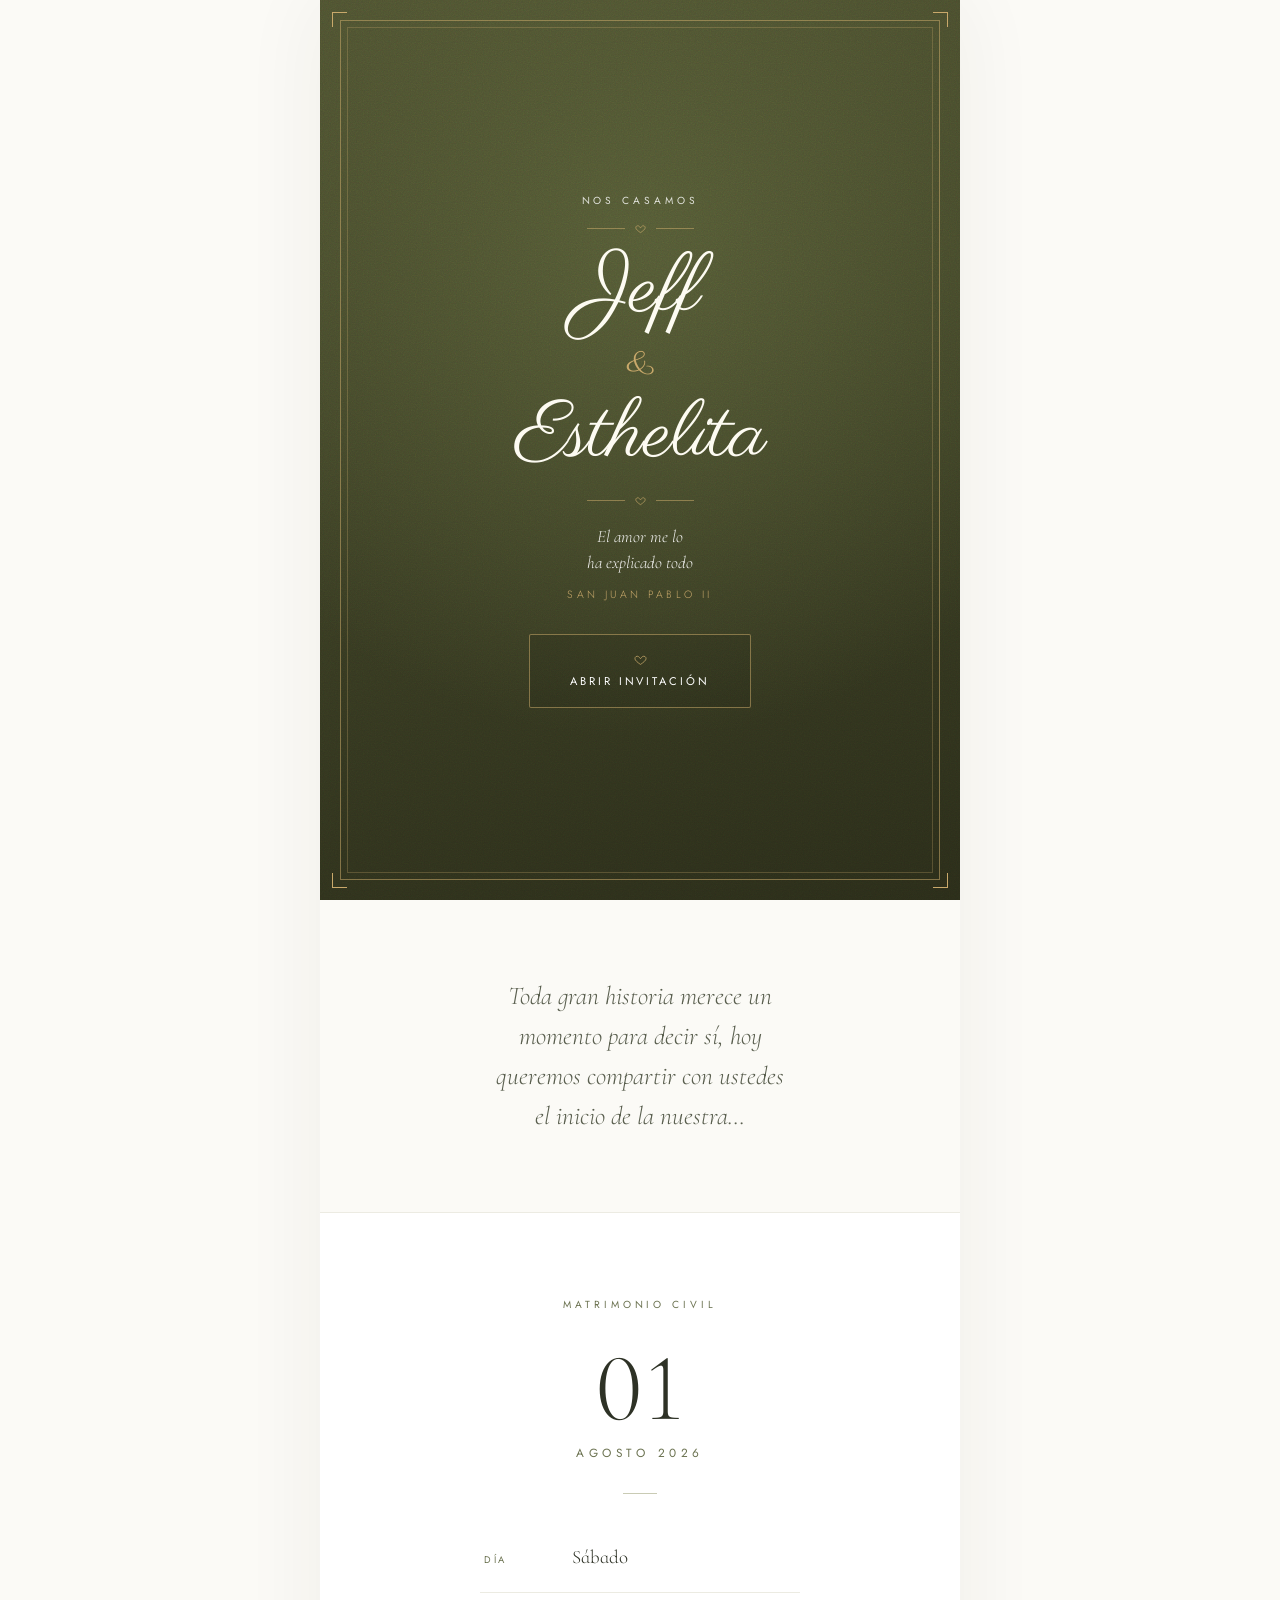
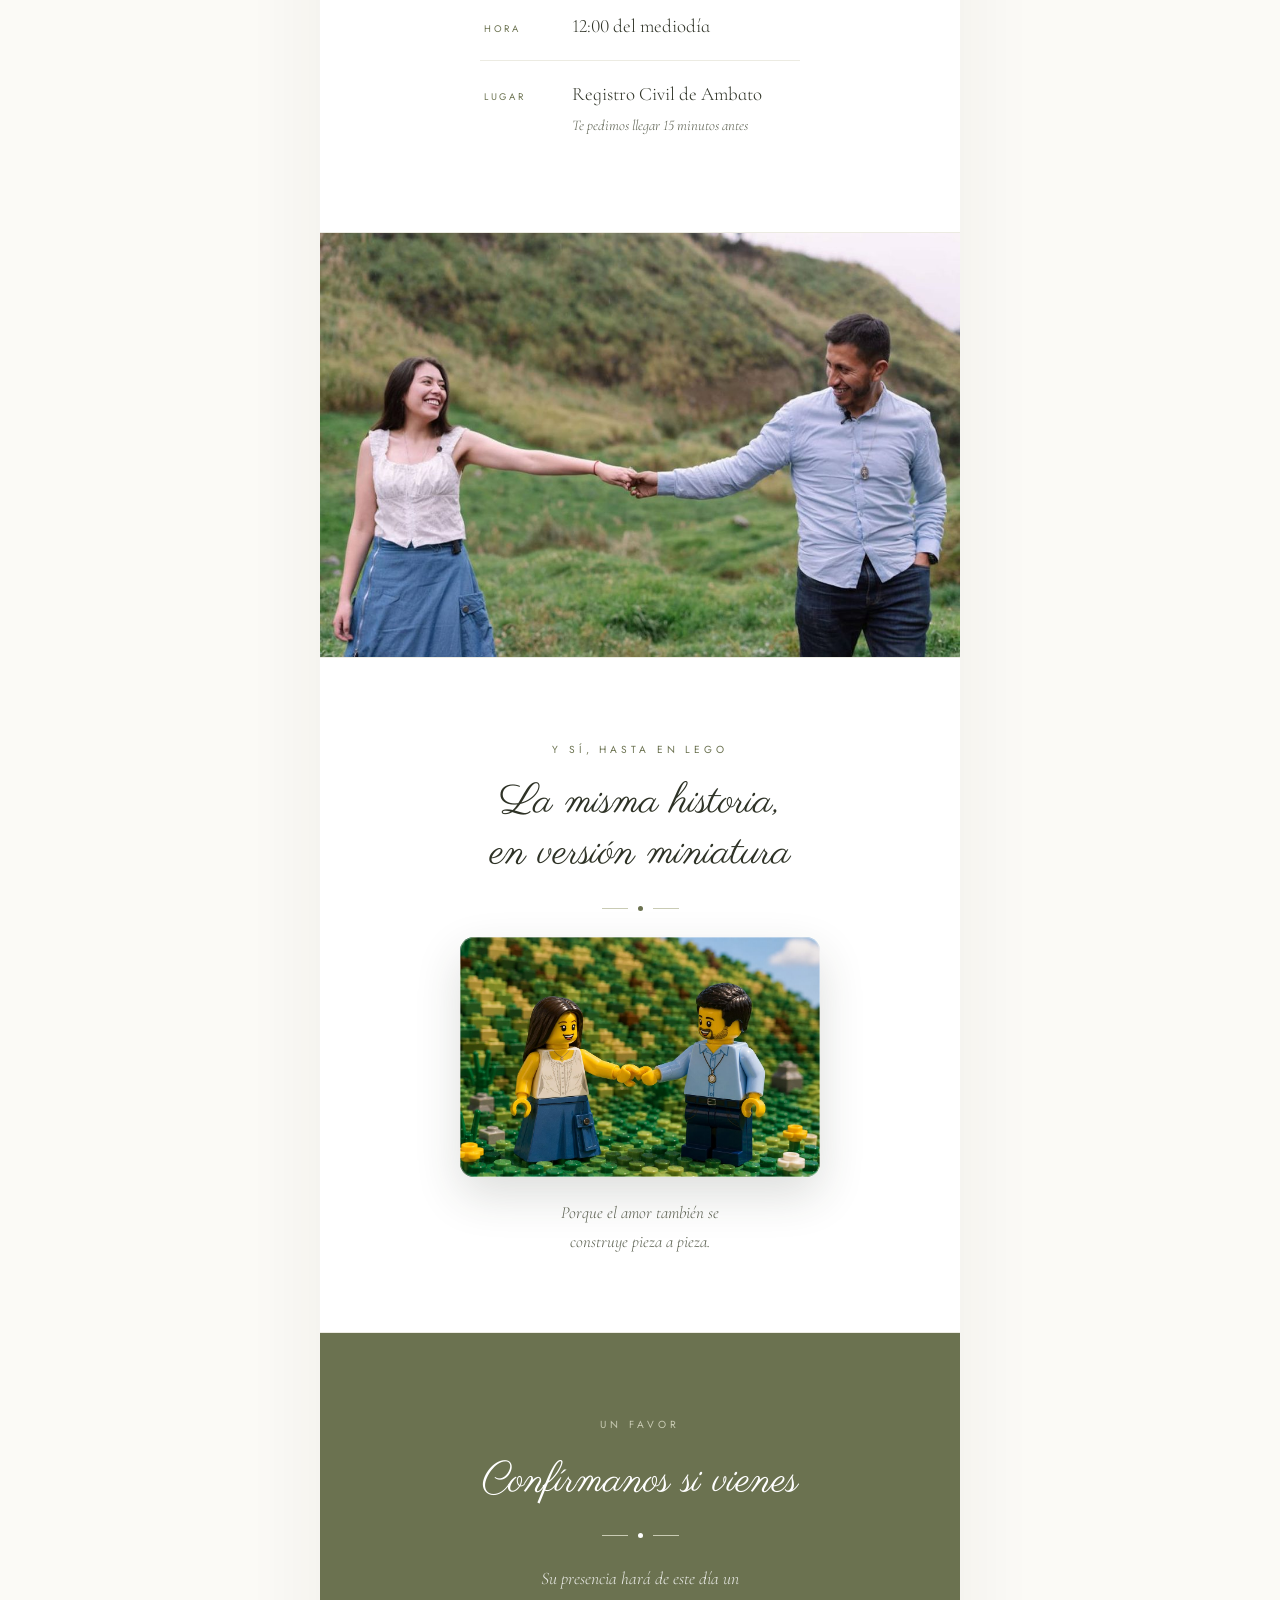
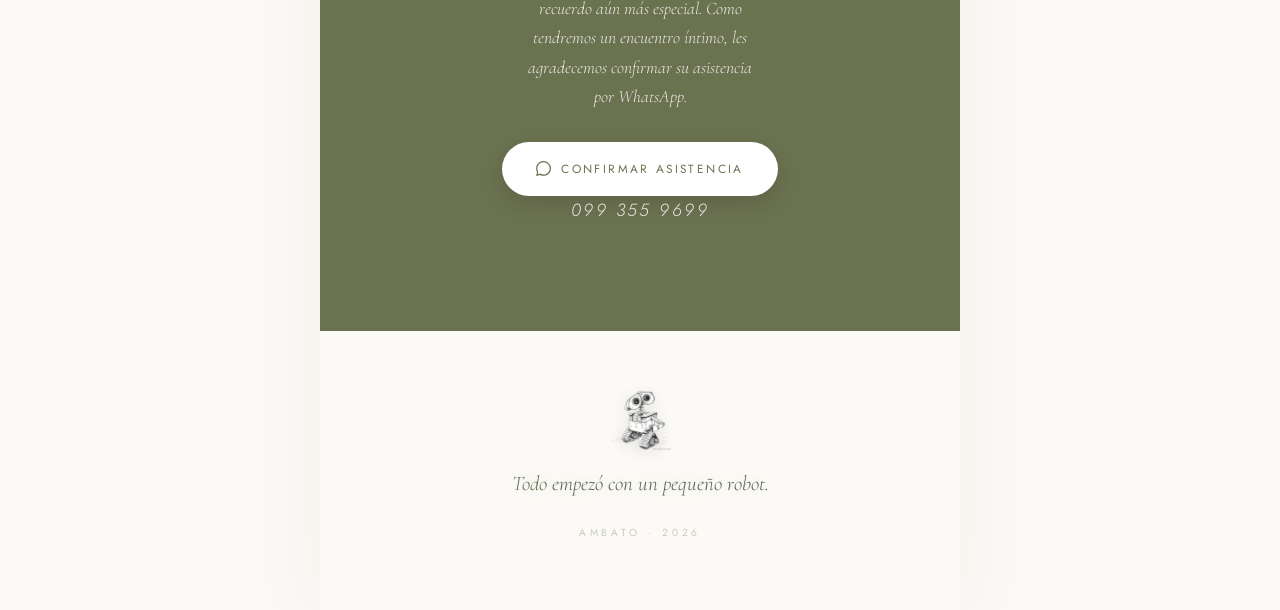
<file: invitacioncivil/index.html>
<!DOCTYPE html>
<html lang="es">
<head>
<meta charset="utf-8">
<meta name="viewport" content="width=device-width, initial-scale=1">
<title>Jeff &amp; Esthelita — Matrimonio civil</title>
<meta name="description" content="Sábado 1 de agosto, 12:00. Registro Civil de Ambato.">
<meta property="og:title" content="Jeff &amp; Esthelita — Matrimonio civil">
<meta property="og:description" content="Sábado 1 de agosto, 12:00. Registro Civil de Ambato.">
<link rel="preconnect" href="https://fonts.googleapis.com">
<link rel="preconnect" href="https://fonts.gstatic.com" crossorigin>
<link href="https://fonts.googleapis.com/css2?family=Parisienne&family=Cormorant+Infant:ital,wght@0,300;0,400;1,300;1,400&family=Jost:wght@300;400;500&display=swap" rel="stylesheet">
<style>
  :root{
    --hueso:#FBFAF6;
    --oliva:#6B7250;
    --oliva-claro:#C9CBB4;
    --tinta:#2E3226;
    --tinta-suave:#5A5F4F;
    --blanco:#FFFFFF;
    --dorado:#C9A96B;
    --dorado-suave:rgba(201,169,107,.55);
  }
  *{box-sizing:border-box;margin:0;padding:0}
  html{scroll-behavior:smooth}
  body{
    background:var(--hueso);
    color:var(--tinta);
    font-family:'Cormorant Infant',Georgia,serif;
    font-weight:300;
    font-size:1.06rem;
    line-height:1.68;
    -webkit-font-smoothing:antialiased;
  }
  .marco{max-width:640px;margin:0 auto;background:var(--hueso);box-shadow:0 0 80px rgba(46,50,38,.06)}

  /* etiqueta utilitaria */
  .eyebrow{
    font-family:'Jost',system-ui,sans-serif;
    font-size:.64rem;letter-spacing:.38em;text-transform:uppercase;
    font-weight:400;color:var(--oliva);
  }

  /* ---------- portada ---------- */
  .portada{position:relative;height:100svh;min-height:560px;overflow:hidden}
  .portada img{width:100%;height:100%;object-fit:cover;object-position:50% 42%}
  .velo{
    position:absolute;inset:0;
    background:linear-gradient(to bottom,rgba(20,22,16,.55) 0%,rgba(20,22,16,.15) 38%,rgba(20,22,16,.78) 100%);
  }
  .portada-txt{
    position:absolute;inset:auto 0 0 0;padding:0 32px 54px;text-align:center;color:#fff;
  }
  .portada-txt .eyebrow{color:rgba(255,255,255,.82)}
  .nombres{
    font-family:'Parisienne',cursive;
    font-weight:400;font-size:clamp(3.6rem,17vw,5.4rem);
    line-height:1.06;margin:20px 0 20px;letter-spacing:.01em;
  }
  .nombres .y{
    display:block;font-size:.46em;
    color:var(--oliva-claro);margin:2px 0;
  }
  .portada-fecha{font-family:'Jost',sans-serif;font-size:.76rem;letter-spacing:.24em;text-transform:uppercase;font-weight:300;color:rgba(255,255,255,.9)}

  /* ---------- bloques ---------- */
  section{padding:76px 32px;text-align:center}
  .intro p{
    font-style:italic;font-weight:300;
    font-size:1.6rem;line-height:1.56;color:var(--tinta-suave);max-width:24ch;margin:0 auto;
  }

  /* ---------- los datos ---------- */
  .datos{background:var(--blanco);border-top:1px solid #ECEBE2;border-bottom:1px solid #ECEBE2}
  .dia{
    font-weight:300;font-size:clamp(4rem,20vw,6rem);
    line-height:1;margin:24px 0 6px;letter-spacing:.02em;
  }
  .mes{
    font-family:'Jost',sans-serif;
    font-size:.74rem;letter-spacing:.38em;text-transform:uppercase;
    color:var(--oliva);font-weight:400;
  }
  .regla{width:34px;height:1px;background:var(--oliva-claro);margin:30px auto}
  dl{max-width:320px;margin:0 auto}
  .dato{
    display:flex;align-items:baseline;gap:14px;text-align:left;
    padding:18px 4px;
    border-bottom:1px solid #ECEBE2;
  }
  .dato:last-child{border-bottom:none}
  .dato dt{
    flex:0 0 auto;width:74px;
    font-family:'Jost',sans-serif;
    font-size:.6rem;letter-spacing:.28em;text-transform:uppercase;
    color:var(--oliva);font-weight:400;
  }
  .dato dd{font-size:1.18rem;color:var(--tinta)}
  .dato dd small{display:block;font-size:.92rem;font-style:italic;color:var(--tinta-suave);margin-top:2px}

  /* ---------- foto banda ---------- */
  .banda img{width:100%;display:block}

  /* ---------- momento lego ---------- */
  .lego{background:var(--blanco);border-top:1px solid #ECEBE2;border-bottom:1px solid #ECEBE2}
  .lego-titulo{
    font-family:'Parisienne',cursive;font-weight:400;
    font-size:clamp(2rem,8vw,2.6rem);line-height:1.22;
    color:var(--tinta);margin:16px 0 26px;
  }
  .lego-marco{
    position:relative;max-width:360px;margin:0 auto;
    border-radius:14px;overflow:hidden;
    box-shadow:0 18px 46px rgba(46,50,38,.16);
    transition:transform .4s ease,box-shadow .4s ease;
  }
  .lego-marco:hover{transform:translateY(-4px) scale(1.01);box-shadow:0 24px 56px rgba(46,50,38,.22)}
  .lego-marco img{width:100%;display:block}
  .lego-marco::after{
    content:'';position:absolute;inset:0;border-radius:14px;
    box-shadow:inset 0 0 0 1px rgba(255,255,255,.35);pointer-events:none;
  }
  .lego-nota{
    font-style:italic;font-weight:300;color:var(--tinta-suave);
    font-size:1.06rem;max-width:26ch;margin:22px auto 0;
  }

  /* ---------- confirmar ---------- */
  .confirmar{background:var(--oliva);color:#fff}
  .confirmar .eyebrow{color:var(--oliva-claro)}
  .confirmar h2{
    font-family:'Parisienne',cursive;font-weight:400;
    font-size:2.6rem;line-height:1.24;margin:18px 0 14px;
  }
  .confirmar p{color:rgba(255,255,255,.85);font-style:italic;font-size:1.1rem;max-width:28ch;margin:0 auto 30px}
  .boton{
    display:inline-flex;align-items:center;gap:10px;background:#fff;color:var(--oliva);
    font-family:'Jost',sans-serif;
    text-decoration:none;font-weight:400;font-size:.74rem;
    letter-spacing:.2em;text-transform:uppercase;
    padding:17px 34px;border-radius:30px;
    box-shadow:0 8px 22px rgba(0,0,0,.12);
    transition:transform .25s ease,box-shadow .25s ease;
  }
  .boton svg{width:15px;height:15px;flex:0 0 auto}
  .boton:hover{transform:translateY(-2px);box-shadow:0 14px 32px rgba(0,0,0,.2)}
  .boton:focus-visible{outline:2px solid #fff;outline-offset:4px}
  .numero{font-family:'Jost',sans-serif;margin-top:20px;font-size:.78rem;letter-spacing:.14em;font-weight:300;color:rgba(255,255,255,.72)}

  /* ---------- cierre ---------- */
  .cierre{padding:56px 32px 68px;text-align:center}
  .cierre p{
    font-style:italic;font-weight:300;
    font-size:1.3rem;color:var(--tinta-suave);
  }
  .cierre .eyebrow{margin-top:22px;display:block;color:var(--oliva-claro)}
  .cierre-robot{
    display:block;width:64px;height:auto;margin:0 auto 16px;
    opacity:.82;filter:drop-shadow(0 3px 8px rgba(46,50,38,.12));
  }
  .cierre .brillo{
    display:inline-block;
    background:linear-gradient(100deg,
      var(--tinta-suave) 30%,
      var(--oliva) 42%,
      #fffef6 50%,
      var(--oliva) 58%,
      var(--tinta-suave) 70%);
    background-size:260% 100%;
    background-position:100% 0;
    -webkit-background-clip:text;background-clip:text;
    -webkit-text-fill-color:transparent;color:transparent;
    animation:brillar 4.5s ease-in-out infinite;
    text-shadow:0 0 16px rgba(201,203,180,.45);
  }
  @keyframes brillar{
    0%{background-position:140% 0}
    55%{background-position:-40% 0}
    100%{background-position:-40% 0}
  }

  /* ---------- pantalla de apertura (100% código, sin imagen) ---------- */
  .apertura{
    position:fixed;inset:0;z-index:50;
    overflow:hidden;
    background:
      radial-gradient(130% 90% at 50% 26%, #545a35 0%, transparent 62%),
      linear-gradient(165deg,#4c4f2f 0%,#383b22 55%,#2a2c19 100%);
    max-width:640px;margin:0 auto;
    transition:opacity .9s ease,visibility .9s ease;
  }
  .apertura.fuera{opacity:0;visibility:hidden}
  .ap-textura{
    position:absolute;inset:0;pointer-events:none;
    background-image:url("data:image/svg+xml,%3Csvg xmlns='http://www.w3.org/2000/svg' width='160' height='160'%3E%3Cfilter id='n'%3E%3CfeTurbulence type='fractalNoise' baseFrequency='.85' numOctaves='2'/%3E%3C/filter%3E%3Crect width='100%25' height='100%25' filter='url(%23n)' opacity='.5'/%3E%3C/svg%3E");
    mix-blend-mode:overlay;opacity:.5;
  }
  .ap-marco{
    position:absolute;inset:20px;
    border:1px solid var(--dorado-suave);
    pointer-events:none;
  }
  .ap-marco::before{
    content:'';position:absolute;inset:6px;
    border:1px solid rgba(201,169,107,.28);
  }
  .ap-esquina{
    position:absolute;width:15px;height:15px;
    border:1px solid var(--dorado);
    pointer-events:none;
  }
  .ap-esquina--tl{top:12px;left:12px;border-right:none;border-bottom:none}
  .ap-esquina--tr{top:12px;right:12px;border-left:none;border-bottom:none}
  .ap-esquina--bl{bottom:12px;left:12px;border-right:none;border-top:none}
  .ap-esquina--br{bottom:12px;right:12px;border-left:none;border-top:none}
  .ap-contenido{
    position:relative;z-index:2;height:100%;
    display:flex;flex-direction:column;align-items:center;justify-content:center;
    text-align:center;padding:40px 30px;color:#fff;
    overflow-y:auto;
  }
  @media (max-height:680px){
    .ap-nombres .n{font-size:clamp(2.4rem,13vw,3.6rem)}
    .abrir{margin-top:18px;padding:14px 32px}
    .ap-divisor{margin:8px 0}
  }
  .ap-contenido .eyebrow{color:rgba(255,255,255,.82)}
  .ap-divisor{display:flex;align-items:center;justify-content:center;gap:10px;margin:14px 0}
  .ap-divisor span{width:38px;height:1px;background:var(--dorado-suave)}
  .ap-divisor svg{width:11px;height:11px;stroke:var(--dorado);fill:none;stroke-width:1.4}
  .ap-nombres{display:flex;flex-direction:column;align-items:center;margin:2px 0}
  .ap-nombres .n{
    font-family:'Parisienne',cursive;font-weight:400;
    font-size:clamp(3.1rem,15.5vw,5rem);line-height:1.05;color:#fdfbf2;
  }
  .ap-nombres .ap-y{
    font-family:'Parisienne',cursive;font-weight:400;
    font-size:clamp(1.5rem,7vw,2.2rem);color:var(--dorado);margin:0 0 2px;
  }
  .ap-cita{
    font-style:italic;font-weight:300;font-size:1.08rem;line-height:1.5;
    color:rgba(255,255,255,.92);margin-top:4px;max-width:22ch;
  }
  .ap-autor{
    font-family:'Jost',sans-serif;font-size:.66rem;letter-spacing:.32em;
    text-transform:uppercase;color:var(--dorado);margin-top:10px;
  }
  .abrir{
    margin-top:30px;display:inline-flex;flex-direction:column;align-items:center;gap:7px;
    background:rgba(0,0,0,.08);border:1px solid var(--dorado-suave);
    color:#fff;font-family:'Jost',sans-serif;font-weight:400;
    font-size:.7rem;letter-spacing:.26em;text-transform:uppercase;
    padding:18px 40px;border-radius:2px;cursor:pointer;
    transition:background .3s ease,border-color .3s ease,transform .3s ease;
  }
  .abrir svg{width:13px;height:13px;stroke:var(--dorado);fill:none;stroke-width:1.4}
  .abrir:hover{background:rgba(255,255,255,.08);border-color:var(--dorado);transform:translateY(-2px)}
  .abrir:focus-visible{outline:2px solid var(--dorado);outline-offset:4px}
  body.bloqueado{overflow:hidden}

  /* ---------- control de sonido ---------- */
  .sonido{
    position:fixed;right:16px;bottom:16px;z-index:40;
    width:46px;height:46px;border-radius:50%;
    background:var(--blanco);border:1px solid #E4E3D8;
    box-shadow:0 4px 16px rgba(46,50,38,.14);
    display:none;align-items:center;justify-content:center;
    cursor:pointer;padding:0;
  }
  .sonido.activo{display:flex}
  .sonido:focus-visible{outline:2px solid var(--oliva);outline-offset:3px}
  .barras{display:flex;align-items:flex-end;gap:3px;height:16px}
  .barras i{width:2.5px;background:var(--oliva);border-radius:1px;height:5px;
    animation:pulso 1.1s ease-in-out infinite}
  .barras i:nth-child(2){animation-delay:.18s}
  .barras i:nth-child(3){animation-delay:.36s}
  .barras i:nth-child(4){animation-delay:.54s}
  @keyframes pulso{0%,100%{height:5px}50%{height:16px}}
  .sonido.silencio .barras i{animation-play-state:paused;height:5px;opacity:.4}

  /* ---------- pétalos ---------- */
  .petalos{
    position:fixed;inset:0;z-index:30;
    pointer-events:none;overflow:hidden;
    opacity:0;transition:opacity 2s ease;
  }
  .petalos.activo{opacity:1}
  .petalo{
    position:absolute;top:-8vh;
    opacity:0;
    animation:caer linear infinite;
    will-change:transform,opacity;
    filter:drop-shadow(0 2px 3px rgba(46,50,38,.10));
  }
  .petalo i{
    display:block;width:100%;height:100%;
    background-repeat:no-repeat;background-size:contain;
    animation:aletear ease-in-out infinite;
    transform-origin:center;
  }
  /* caída con deriva zigzag (no una línea recta) para simular viento real */
  @keyframes caer{
    0%{   transform:translate(0,-10vh) rotate(0deg); opacity:0; }
    6%{   opacity:var(--op,.55); }
    22%{  transform:translate(var(--d1,-22px),14vh) rotate(calc(var(--giro,320deg) * .18)); }
    45%{  transform:translate(var(--d2,18px),46vh) rotate(calc(var(--giro,320deg) * .48)); }
    68%{  transform:translate(var(--d3,-16px),76vh) rotate(calc(var(--giro,320deg) * .76)); }
    88%{  transform:translate(var(--d4,10px),100vh) rotate(calc(var(--giro,320deg) * .94)); opacity:var(--op,.55); }
    100%{ transform:translate(var(--d5,4px),114vh) rotate(var(--giro,320deg)); opacity:0; }
  }
  /* aleteo: el pétalo se "adelgaza" al girar sobre su eje, como una hoja real */
  @keyframes aletear{
    0%,100%{ transform:scaleX(1) rotate(-10deg); }
    50%{ transform:scaleX(.4) rotate(10deg); }
  }

  /* ---------- entrada ---------- */
  .reveal{opacity:0;transform:translateY(26px) scale(.98);transition:opacity 1.1s cubic-bezier(.22,.8,.3,1),transform 1.1s cubic-bezier(.22,.8,.3,1)}
  .reveal.visible{opacity:1;transform:none}

  /* ---------- divisor decorativo ---------- */
  .divisor{display:flex;align-items:center;justify-content:center;gap:10px;margin:26px auto}
  .divisor span{width:26px;height:1px;background:var(--oliva-claro)}
  .divisor i{width:5px;height:5px;border-radius:50%;background:var(--oliva);display:block}
  .portada-txt{animation:subir 1.5s cubic-bezier(.22,.8,.3,1) both .25s}
  @keyframes subir{from{opacity:0;transform:translateY(26px)}to{opacity:1;transform:none}}
  @media (prefers-reduced-motion:reduce){
    .barras i{animation:none;height:9px}
    .petalos{display:none}
    .reveal{opacity:1;transform:none;transition:none}
    .portada-txt{animation:none}
    .cierre .brillo{animation:none}
    html{scroll-behavior:auto}
  }
</style>
</head>
<body>
<div class="apertura" id="apertura">
  <div class="ap-textura" aria-hidden="true"></div>
  <div class="ap-marco" aria-hidden="true"></div>
  <span class="ap-esquina ap-esquina--tl" aria-hidden="true"></span>
  <span class="ap-esquina ap-esquina--tr" aria-hidden="true"></span>
  <span class="ap-esquina ap-esquina--bl" aria-hidden="true"></span>
  <span class="ap-esquina ap-esquina--br" aria-hidden="true"></span>

  <div class="ap-contenido">
    <span class="eyebrow">Nos casamos</span>

    <div class="ap-divisor" aria-hidden="true">
      <span></span>
      <svg viewBox="0 0 24 24"><path d="M12 21s-7-4.3-9.5-8.2C.8 9.7 2.3 6 6 6c2.1 0 3.4 1.3 6 4.5C14.6 7.3 15.9 6 18 6c3.7 0 5.2 3.7 3.5 6.8C19 16.7 12 21 12 21z"/></svg>
      <span></span>
    </div>

    <h1 class="ap-nombres">
      <span class="n">Jeff</span>
      <span class="ap-y">&amp;</span>
      <span class="n">Esthelita</span>
    </h1>

    <div class="ap-divisor" aria-hidden="true">
      <span></span>
      <svg viewBox="0 0 24 24"><path d="M12 21s-7-4.3-9.5-8.2C.8 9.7 2.3 6 6 6c2.1 0 3.4 1.3 6 4.5C14.6 7.3 15.9 6 18 6c3.7 0 5.2 3.7 3.5 6.8C19 16.7 12 21 12 21z"/></svg>
      <span></span>
    </div>

    <p class="ap-cita">El amor me lo<br>ha explicado todo</p>
    <p class="ap-autor">San Juan Pablo II</p>

    <button class="abrir" id="abrir" type="button">
      <svg viewBox="0 0 24 24"><path d="M12 21s-7-4.3-9.5-8.2C.8 9.7 2.3 6 6 6c2.1 0 3.4 1.3 6 4.5C14.6 7.3 15.9 6 18 6c3.7 0 5.2 3.7 3.5 6.8C19 16.7 12 21 12 21z"/></svg>
      <span>Abrir invitación</span>
    </button>
  </div>
</div>

<audio id="musica" loop preload="auto"></audio>

<button class="sonido" id="sonido" type="button" aria-label="Silenciar la música">
  <span class="barras" aria-hidden="true"><i></i><i></i><i></i><i></i></span>
</button>

<div class="petalos" id="petalos" aria-hidden="true"></div>

<main class="marco">

  <header class="portada">
    <img src="[data-uri]" alt="Jeff y Esthelita">
    <div class="velo"></div>
    <div class="portada-txt">
      <span class="eyebrow">Nos casamos</span>
      <h1 class="nombres">Jeff<span class="y">&amp;</span>Esthelita</h1>
      <p class="portada-fecha">1 de agosto · Ambato</p>
    </div>
  </header>

  <section class="intro reveal">
    <p>Toda gran historia merece un momento para decir sí, hoy queremos compartir con ustedes el inicio de la nuestra&hellip;</p>
  </section>

  <section class="datos reveal">
    <span class="eyebrow">Matrimonio civil</span>
    <p class="dia">01</p>
    <p class="mes">Agosto 2026</p>
    <div class="regla"></div>
    <dl>
      <div class="dato">
        <dt>Día</dt><dd>Sábado</dd>
      </div>
      <div class="dato">
        <dt>Hora</dt><dd>12:00 del mediodía</dd>
      </div>
      <div class="dato">
        <dt>Lugar</dt><dd>Registro Civil de Ambato<small>Te pedimos llegar 15 minutos antes</small></dd>
      </div>
    </dl>
  </section>

  <div class="banda reveal">
    <img src="[data-uri]" alt="Jeff y Esthelita en el campo">
  </div>


  <section class="lego reveal">
    <span class="eyebrow">Y sí, hasta en Lego</span>
    <h2 class="lego-titulo">La misma historia,<br>en versión miniatura</h2>
    <div class="divisor" aria-hidden="true"><span></span><i></i><span></span></div>
    <div class="lego-marco">
      <img src="imagenes/lego.jpg" alt="Jeff y Esthelita en versión Lego, tomados de la mano en un campo verde" loading="lazy">
    </div>
    <p class="lego-nota">Porque el amor también se construye pieza a pieza.</p>
  </section>

  <section class="confirmar reveal">
    <span class="eyebrow">Un favor</span>
    <h2>Confírmanos si vienes</h2>
    <div class="divisor" aria-hidden="true"><span style="background:var(--oliva-claro)"></span><i style="background:#fff"></i><span style="background:var(--oliva-claro)"></span></div>
    <p>Su presencia hará de este día un recuerdo aún más especial. Como tendremos un encuentro íntimo, les agradecemos confirmar su asistencia por WhatsApp.</p>
    <a class="boton" href="https://wa.me/593993559699?text=Hola%20Jeff%2C%20confirmo%20mi%20asistencia%20al%20civil%20del%201%20de%20agosto." target="_blank" rel="noopener">
      <svg viewBox="0 0 24 24" fill="currentColor"><path d="M.057 24l1.687-6.163a11.867 11.867 0 0 1-1.587-5.946C.16 5.335 5.495 0 12.05 0a11.817 11.817 0 0 1 8.413 3.488 11.824 11.824 0 0 1 3.48 8.414c-.003 6.557-5.338 11.892-11.893 11.892a11.9 11.9 0 0 1-5.688-1.448L.057 24zm6.597-3.807c1.676.995 3.276 1.591 5.392 1.592 5.448 0 9.886-4.434 9.889-9.885.002-5.462-4.415-9.89-9.881-9.892-5.452 0-9.887 4.434-9.889 9.884a9.86 9.86 0 0 0 1.51 5.26l-.999 3.648 3.477-.207z"/></svg>
      Confirmar asistencia
    </a>
    <p class="numero">099 355 9699</p>
  </section>

  <footer class="cierre reveal">
    <img class="cierre-robot" src="imagenes/robot.png" alt="Ilustración de un pequeño robot" loading="lazy">
    <p class="brillo">Todo empezó con un pequeño robot.</p>
    <span class="eyebrow">Ambato · 2026</span>
  </footer>

</main>
<script>
  /* ==========================================================
     El MP3 va en la carpeta "canciones", junto a este archivo.
     Si le pones otro nombre al archivo, cámbialo aquí también.
     ========================================================== */
  const CANCION = "canciones/cancion.mp3";

  const apertura = document.getElementById('apertura');
  const musica   = document.getElementById('musica');
  const sonido   = document.getElementById('sonido');

  document.body.classList.add('bloqueado');
  if (CANCION) musica.src = CANCION;

  document.getElementById('abrir').addEventListener('click', () => {
    apertura.classList.add('fuera');
    document.body.classList.remove('bloqueado');
    soltarPetalos();
    if (CANCION) {
      musica.volume = 0;
      musica.play().then(() => {
        sonido.classList.add('activo');
        let v = 0;
        const subir = setInterval(() => {
          v = Math.min(v + 0.04, 0.5);
          musica.volume = v;
          if (v >= 0.5) clearInterval(subir);
        }, 90);
      }).catch(() => {});
    }
  });

  function soltarPetalos(){
    const capa = document.getElementById('petalos');
    if (window.matchMedia('(prefers-reduced-motion: reduce)').matches) return;
    const svgs = [
      // oliva suave
      "data:image/svg+xml,%3Csvg xmlns='http://www.w3.org/2000/svg' viewBox='0 0 40 40'%3E%3Cdefs%3E%3ClinearGradient id='a' x1='0' y1='0' x2='1' y2='1'%3E%3Cstop offset='0' stop-color='%23FBFAF6'/%3E%3Cstop offset='.55' stop-color='%23C9CBB4'/%3E%3Cstop offset='1' stop-color='%236B7250'/%3E%3C/linearGradient%3E%3C/defs%3E%3Cpath d='M20 3C10 3 4 15 4 24c0 9 7 13 16 13s16-4 16-13C36 15 30 3 20 3z' fill='url(%23a)'/%3E%3Cpath d='M20 6C16 14 16 28 20 35' stroke='%235A5F4F' stroke-width='.9' fill='none' opacity='.45'/%3E%3C/svg%3E",
      // oliva claro
      "data:image/svg+xml,%3Csvg xmlns='http://www.w3.org/2000/svg' viewBox='0 0 40 40'%3E%3Cdefs%3E%3ClinearGradient id='b' x1='0' y1='0' x2='1' y2='1'%3E%3Cstop offset='0' stop-color='%23FFFFFF'/%3E%3Cstop offset='.6' stop-color='%23E7E9DC'/%3E%3Cstop offset='1' stop-color='%23C9CBB4'/%3E%3C/linearGradient%3E%3C/defs%3E%3Cpath d='M20 3C10 3 4 15 4 24c0 9 7 13 16 13s16-4 16-13C36 15 30 3 20 3z' fill='url(%23b)'/%3E%3Cpath d='M20 6C16 14 16 28 20 35' stroke='%23A9AC93' stroke-width='.9' fill='none' opacity='.4'/%3E%3C/svg%3E",
      // hueso
      "data:image/svg+xml,%3Csvg xmlns='http://www.w3.org/2000/svg' viewBox='0 0 40 40'%3E%3Cdefs%3E%3ClinearGradient id='c' x1='0' y1='0' x2='1' y2='1'%3E%3Cstop offset='0' stop-color='%23FBFAF6'/%3E%3Cstop offset='.55' stop-color='%23D8DAC7'/%3E%3Cstop offset='1' stop-color='%23848C6B'/%3E%3C/linearGradient%3E%3C/defs%3E%3Cpath d='M20 3C10 3 4 15 4 24c0 9 7 13 16 13s16-4 16-13C36 15 30 3 20 3z' fill='url(%23c)'/%3E%3Cpath d='M20 6C16 14 16 28 20 35' stroke='%235A5F4F' stroke-width='.9' fill='none' opacity='.4'/%3E%3C/svg%3E"
    ];
    for (let i = 0; i < 22; i++){
      const p = document.createElement('span');
      const ancho = 14 + Math.random() * 13;
      p.className = 'petalo';
      p.style.left = (Math.random() * 100) + 'vw';
      p.style.width = ancho + 'px';
      p.style.height = (ancho * 1.15) + 'px';
      // deriva zigzag: cada pétalo cae con un vaivén distinto, como el viento real
      const amp = 16 + Math.random() * 26;
      p.style.setProperty('--d1', (-amp + Math.random()*10) + 'px');
      p.style.setProperty('--d2', (amp - Math.random()*10) + 'px');
      p.style.setProperty('--d3', (-amp*0.7 + Math.random()*8) + 'px');
      p.style.setProperty('--d4', (amp*0.5 - Math.random()*8) + 'px');
      p.style.setProperty('--d5', (Math.random()*14 - 7) + 'px');
      p.style.setProperty('--giro', (220 + Math.random() * 300) + 'deg');
      // más transparentes: opacidad máxima entre .32 y .58
      p.style.setProperty('--op', (0.32 + Math.random() * 0.26).toFixed(2));
      p.style.animationDuration = (12 + Math.random() * 11) + 's';
      p.style.animationDelay = (-Math.random() * 16) + 's';
      p.style.animationTimingFunction = 'cubic-bezier(.42,0,.58,1)';
      const inner = document.createElement('i');
      inner.style.backgroundImage = "url(\"" + svgs[i % svgs.length] + "\")";
      const swayDur = 1.8 + Math.random() * 1.6;
      inner.style.animationDuration = swayDur + 's';
      inner.style.animationDelay = (-Math.random() * swayDur) + 's';
      p.appendChild(inner);
      capa.appendChild(p);
    }
    requestAnimationFrame(() => capa.classList.add('activo'));
  }

  sonido.addEventListener('click', () => {
    musica.muted = !musica.muted;
    sonido.classList.toggle('silencio', musica.muted);
    sonido.setAttribute('aria-label', musica.muted ? 'Activar la música' : 'Silenciar la música');
  });

  const io = new IntersectionObserver((entries) => {
    entries.forEach(e => { if (e.isIntersecting) { e.target.classList.add('visible'); io.unobserve(e.target); } });
  }, { threshold: 0.12 });
  document.querySelectorAll('.reveal').forEach(el => io.observe(el));
</script>
</body>
</html>
</file>
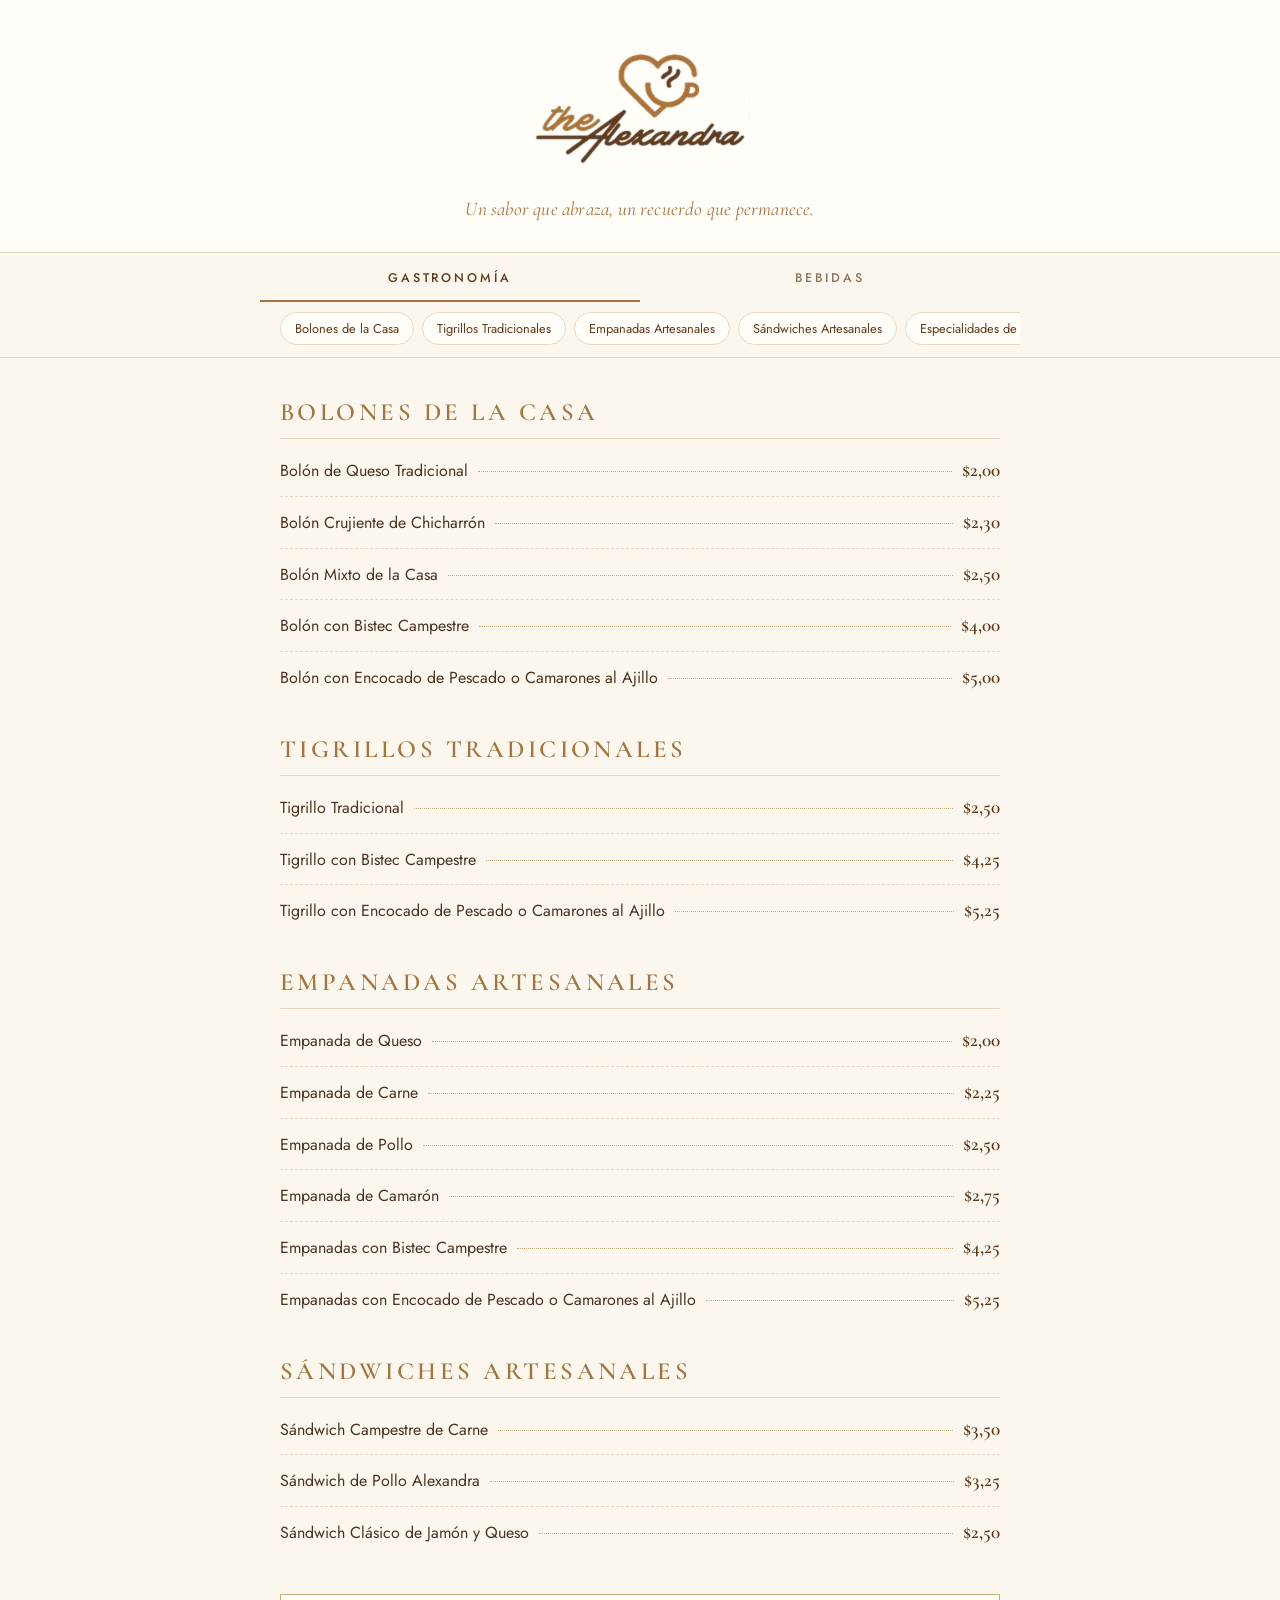
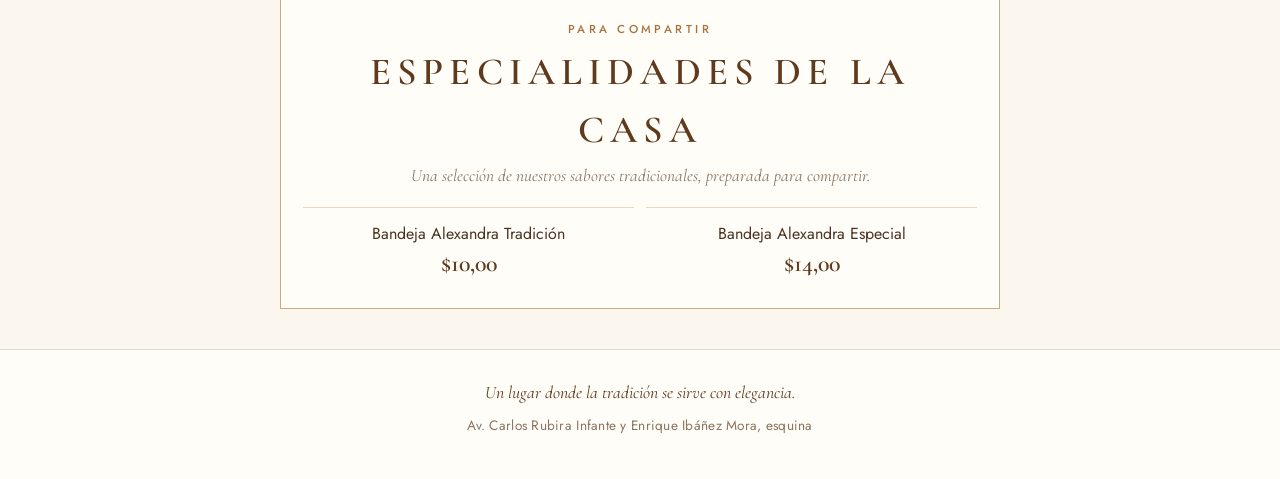
<file: menu-alexandra/index.html>
<!DOCTYPE html>
<html lang="es">
<head>
<meta charset="UTF-8">
<meta name="viewport" content="width=device-width, initial-scale=1">
<title>The Alexandra — Menú</title>
<meta name="description" content="Carta de The Alexandra. Un sabor que abraza, un recuerdo que permanece.">
<meta name="theme-color" content="#5F3A1D">
<link rel="preconnect" href="https://fonts.googleapis.com">
<link rel="preconnect" href="https://fonts.gstatic.com" crossorigin>
<link href="https://fonts.googleapis.com/css2?family=Cormorant+Garamond:ital,wght@0,500;0,600;1,400;1,500&family=Jost:wght@300;400;500&display=swap" rel="stylesheet">
<style>
  :root{
    --cream:#FBF7EF;
    --paper:#FFFDF8;
    --brown:#5F3A1D;
    --ink:#4A3322;
    --gold:#A37541;
    --gold-soft:#C9A97E;
    --line:#E6D9C4;
    --muted:#8A7560;
    --serif:"Cormorant Garamond", Georgia, serif;
    --sans:"Jost", "Segoe UI", sans-serif;
  }
  *{box-sizing:border-box;margin:0;padding:0}
  html{scroll-behavior:smooth;scroll-padding-top:120px}
  body{background:var(--cream);color:var(--ink);font-family:var(--sans);font-weight:400;font-size:16px;line-height:1.5;-webkit-font-smoothing:antialiased}
  .wrap{max-width:760px;margin:0 auto;padding:0 20px}

  /* Header */
  header{text-align:center;padding:40px 20px 28px;background:var(--paper);border-bottom:1px solid var(--line)}
  header img{width:min(220px,58vw);height:auto;display:block;margin:0 auto 14px}
  .slogan{font-family:var(--serif);font-style:italic;font-size:1.2rem;color:var(--gold);letter-spacing:.01em}

  /* Tabs */
  .tabs{position:sticky;top:0;z-index:10;background:rgba(251,247,239,.96);backdrop-filter:blur(6px);-webkit-backdrop-filter:blur(6px);border-bottom:1px solid var(--line)}
  .tabs-inner{display:flex;max-width:760px;margin:0 auto}
  .tab{flex:1;appearance:none;background:none;border:0;cursor:pointer;padding:16px 8px 13px;font-family:var(--sans);font-size:.78rem;font-weight:500;letter-spacing:.24em;text-transform:uppercase;color:var(--muted);border-bottom:2px solid transparent;transition:color .2s,border-color .2s}
  .tab[aria-selected="true"]{color:var(--brown);border-bottom-color:var(--gold)}
  .chips{display:flex;gap:8px;overflow-x:auto;max-width:760px;margin:0 auto;padding:10px 20px 12px;scrollbar-width:none}
  .chips::-webkit-scrollbar{display:none}
  .chip{flex:0 0 auto;font-size:.8rem;color:var(--brown);text-decoration:none;padding:6px 14px;border:1px solid var(--line);border-radius:999px;background:var(--paper);white-space:nowrap}
  .chip:hover{border-color:var(--gold-soft)}

  /* Panels */
  .panel{padding:8px 0 40px}
  .panel[hidden]{display:none}
  section.cat{padding-top:32px}
  .cat h2{font-family:var(--serif);font-weight:600;font-size:1.55rem;letter-spacing:.14em;text-transform:uppercase;color:var(--gold);line-height:1.2;margin-bottom:6px}
  .cat .sub{font-family:var(--serif);font-style:italic;color:var(--muted);font-size:1.05rem;margin-bottom:6px}
  .rule{height:1px;background:var(--line);margin:10px 0 6px}

  ul.items{list-style:none}
  .item{display:flex;align-items:baseline;gap:10px;padding:11px 0;border-bottom:1px dashed var(--line)}
  .item:last-child{border-bottom:0}
  .item .name{font-size:1rem;color:var(--ink)}
  .item .dots{flex:1;border-bottom:1px dotted var(--gold-soft);transform:translateY(-4px);min-width:16px}
  .item .price{font-family:var(--serif);font-weight:600;font-size:1.2rem;color:var(--brown);white-space:nowrap}

  /* Feature boxes */
  .feature{margin-top:36px;border:1px solid var(--gold-soft);background:var(--paper);padding:26px 22px;text-align:center}
  .eyebrow{font-size:.72rem;letter-spacing:.3em;text-transform:uppercase;color:var(--gold);font-weight:500}
  .feature h3{font-family:var(--serif);font-weight:600;font-size:clamp(1.8rem,7vw,2.4rem);letter-spacing:.16em;color:var(--brown);margin:6px 0 4px;text-transform:uppercase}
  .feature p{font-family:var(--serif);font-style:italic;color:var(--muted);font-size:1.08rem}
  .feature .big-price{font-family:var(--serif);font-weight:600;font-size:1.9rem;color:var(--brown);margin-top:10px}
  .duo{display:grid;grid-template-columns:1fr 1fr;gap:12px;margin-top:18px}
  .duo .opt{border-top:1px solid var(--line);padding-top:14px}
  .duo .opt-name{font-size:1rem;color:var(--ink)}
  .duo .opt-price{font-family:var(--serif);font-weight:600;font-size:1.5rem;color:var(--brown)}

  .courtesy{display:grid;grid-template-columns:1fr 1fr;gap:28px}
  .courtesy .cat{padding-top:32px}
  .courtesy strong{display:block;font-weight:500;color:var(--ink);margin:10px 0 4px}
  .courtesy em{font-family:var(--serif);color:var(--muted);font-size:1.05rem}

  .launch{margin-top:36px;background:var(--brown);color:#F6EBDD;text-align:center;padding:30px 22px;outline:1px solid var(--gold-soft);outline-offset:-8px}
  .launch .eyebrow{color:var(--gold-soft)}
  .launch h3{font-family:var(--serif);font-weight:600;font-size:clamp(1.7rem,6.5vw,2.3rem);letter-spacing:.04em;margin:6px 0}
  .launch p{font-family:var(--serif);font-style:italic;color:#E2CFB6;font-size:1.05rem}

  footer{text-align:center;padding:30px 20px 44px;border-top:1px solid var(--line);background:var(--paper)}
  footer .tag{font-family:var(--serif);font-style:italic;font-size:1.1rem;color:var(--brown)}
  footer .addr{font-size:.85rem;color:var(--muted);margin-top:8px;letter-spacing:.02em}

  @media (max-width:520px){
    .courtesy{grid-template-columns:1fr;gap:0}
    .duo{grid-template-columns:1fr}
    .cat h2{font-size:1.35rem}
  }
  @media (prefers-reduced-motion:reduce){html{scroll-behavior:auto}}
</style>
</head>
<body>

<header>
  <img src="[data-uri]" alt="The Alexandra">
  <p class="slogan">Un sabor que abraza, un recuerdo que permanece.</p>
</header>

<nav class="tabs" aria-label="Secciones del menú">
  <div class="tabs-inner" role="tablist">
    <button class="tab" role="tab" id="tab-gastronomia" aria-controls="gastronomia" aria-selected="true">Gastronomía</button>
    <button class="tab" role="tab" id="tab-bebidas" aria-controls="bebidas" aria-selected="false">Bebidas</button>
  </div>
  <div class="chips" id="chips"></div>
</nav>

<main class="wrap">

  <!-- GASTRONOMÍA -->
  <div class="panel" id="gastronomia" role="tabpanel" aria-labelledby="tab-gastronomia">

    <section class="cat" id="bolones">
      <h2>Bolones de la Casa</h2>
      <div class="rule"></div>
      <ul class="items">
        <li class="item"><span class="name">Bolón de Queso Tradicional</span><span class="dots"></span><span class="price">$2,00</span></li>
        <li class="item"><span class="name">Bolón Crujiente de Chicharrón</span><span class="dots"></span><span class="price">$2,30</span></li>
        <li class="item"><span class="name">Bolón Mixto de la Casa</span><span class="dots"></span><span class="price">$2,50</span></li>
        <li class="item"><span class="name">Bolón con Bistec Campestre</span><span class="dots"></span><span class="price">$4,00</span></li>
        <li class="item"><span class="name">Bolón con Encocado de Pescado o Camarones al Ajillo</span><span class="dots"></span><span class="price">$5,00</span></li>
      </ul>
    </section>

    <section class="cat" id="tigrillos">
      <h2>Tigrillos Tradicionales</h2>
      <div class="rule"></div>
      <ul class="items">
        <li class="item"><span class="name">Tigrillo Tradicional</span><span class="dots"></span><span class="price">$2,50</span></li>
        <li class="item"><span class="name">Tigrillo con Bistec Campestre</span><span class="dots"></span><span class="price">$4,25</span></li>
        <li class="item"><span class="name">Tigrillo con Encocado de Pescado o Camarones al Ajillo</span><span class="dots"></span><span class="price">$5,25</span></li>
      </ul>
    </section>

    <section class="cat" id="empanadas">
      <h2>Empanadas Artesanales</h2>
      <div class="rule"></div>
      <ul class="items">
        <li class="item"><span class="name">Empanada de Queso</span><span class="dots"></span><span class="price">$2,00</span></li>
        <li class="item"><span class="name">Empanada de Carne</span><span class="dots"></span><span class="price">$2,25</span></li>
        <li class="item"><span class="name">Empanada de Pollo</span><span class="dots"></span><span class="price">$2,50</span></li>
        <li class="item"><span class="name">Empanada de Camarón</span><span class="dots"></span><span class="price">$2,75</span></li>
        <li class="item"><span class="name">Empanadas con Bistec Campestre</span><span class="dots"></span><span class="price">$4,25</span></li>
        <li class="item"><span class="name">Empanadas con Encocado de Pescado o Camarones al Ajillo</span><span class="dots"></span><span class="price">$5,25</span></li>
      </ul>
    </section>

    <section class="cat" id="sandwiches">
      <h2>Sándwiches Artesanales</h2>
      <div class="rule"></div>
      <ul class="items">
        <li class="item"><span class="name">Sándwich Campestre de Carne</span><span class="dots"></span><span class="price">$3,50</span></li>
        <li class="item"><span class="name">Sándwich de Pollo Alexandra</span><span class="dots"></span><span class="price">$3,25</span></li>
        <li class="item"><span class="name">Sándwich Clásico de Jamón y Queso</span><span class="dots"></span><span class="price">$2,50</span></li>
      </ul>
    </section>

    <section class="feature" id="especialidades">
      <div class="eyebrow">Para compartir</div>
      <h3>Especialidades de la Casa</h3>
      <p>Una selección de nuestros sabores tradicionales, preparada para compartir.</p>
      <div class="duo">
        <div class="opt"><div class="opt-name">Bandeja Alexandra Tradición</div><div class="opt-price">$10,00</div></div>
        <div class="opt"><div class="opt-name">Bandeja Alexandra Especial</div><div class="opt-price">$14,00</div></div>
      </div>
    </section>
  </div>

  <!-- BEBIDAS -->
  <div class="panel" id="bebidas" role="tabpanel" aria-labelledby="tab-bebidas" hidden>

    <section class="cat" id="jugos">
      <h2>Jugos Naturales</h2>
      <div class="rule"></div>
      <ul class="items">
        <li class="item"><span class="name">Mora Silvestre</span><span class="dots"></span><span class="price">$1,50</span></li>
        <li class="item"><span class="name">Tomate de Árbol Andino</span><span class="dots"></span><span class="price">$1,50</span></li>
        <li class="item"><span class="name">Naranja Natural</span><span class="dots"></span><span class="price">$1,50</span></li>
        <li class="item"><span class="name">Guanábana Tropical</span><span class="dots"></span><span class="price">$1,75</span></li>
      </ul>
    </section>

    <section class="cat" id="batidos">
      <h2>Batidos Cremosos</h2>
      <div class="rule"></div>
      <ul class="items">
        <li class="item"><span class="name">Batido de Mora Silvestre</span><span class="dots"></span><span class="price">$2,00</span></li>
        <li class="item"><span class="name">Batido de Tomate de Árbol</span><span class="dots"></span><span class="price">$2,00</span></li>
        <li class="item"><span class="name">Batido de Naranja Natural</span><span class="dots"></span><span class="price">$2,00</span></li>
        <li class="item"><span class="name">Batido de Guanábana Tropical</span><span class="dots"></span><span class="price">$2,00</span></li>
      </ul>
    </section>

    <section class="feature" id="exclusiva">
      <div class="eyebrow">Especialidad exclusiva</div>
      <h3>The Alexandra</h3>
      <p>Nuestro batido especial de la casa, una combinación única de sabores tropicales.</p>
      <div class="big-price">$2,50</div>
    </section>

    <div class="courtesy">
      <section class="cat" id="cafe">
        <h2>Café de la Casa</h2>
        <div class="rule"></div>
        <strong>Café de cortesía.</strong>
        <em>Un detalle de nuestra casa para acompañar cada momento.</em>
      </section>
      <section class="cat" id="brindis">
        <h2>Brindis Alexandra</h2>
        <div class="rule"></div>
        <strong>Shot de Vino.</strong>
        <em>Un pequeño brindis para celebrar los buenos momentos.</em>
      </section>
    </div>

    <section class="launch" id="inauguracion">
      <div class="eyebrow">Inauguración</div>
      <h3>¡Café gratis e ilimitado!</h3>
      <p>Cortesía especial durante nuestra inauguración.</p>
    </section>
  </div>
</main>

<footer>
  <p class="tag">Un lugar donde la tradición se sirve con elegancia.</p>
  <p class="addr">Av. Carlos Rubira Infante y Enrique Ibáñez Mora, esquina</p>
</footer>

<script>
(function(){
  var tabs=[].slice.call(document.querySelectorAll('.tab'));
  var chips=document.getElementById('chips');
  function buildChips(panel){
    chips.innerHTML='';
    panel.querySelectorAll('section[id]').forEach(function(s){
      var h=s.querySelector('h2,h3'); if(!h) return;
      var a=document.createElement('a'); a.className='chip'; a.href='#'+s.id;
      a.textContent=s.id==='exclusiva'?'The Alexandra':h.textContent;
      a.addEventListener('click',function(e){e.preventDefault();s.scrollIntoView({block:'start'});});
      chips.appendChild(a);
    });
  }
  function select(id,scroll){
    tabs.forEach(function(t){
      var on=t.getAttribute('aria-controls')===id;
      t.setAttribute('aria-selected',on);
      document.getElementById(t.getAttribute('aria-controls')).hidden=!on;
    });
    buildChips(document.getElementById(id));
    try{history.replaceState(null,'','#'+id);}catch(e){}
    if(scroll){var top=document.querySelector('.tabs').offsetTop;if(window.scrollY>top)window.scrollTo(0,top);}
  }
  tabs.forEach(function(t){t.addEventListener('click',function(){select(t.getAttribute('aria-controls'),true);});});
  var start=(location.hash||'').slice(1);
  select(start==='bebidas'?'bebidas':'gastronomia',false);
})();
</script>
</body>
</html>
</file>
